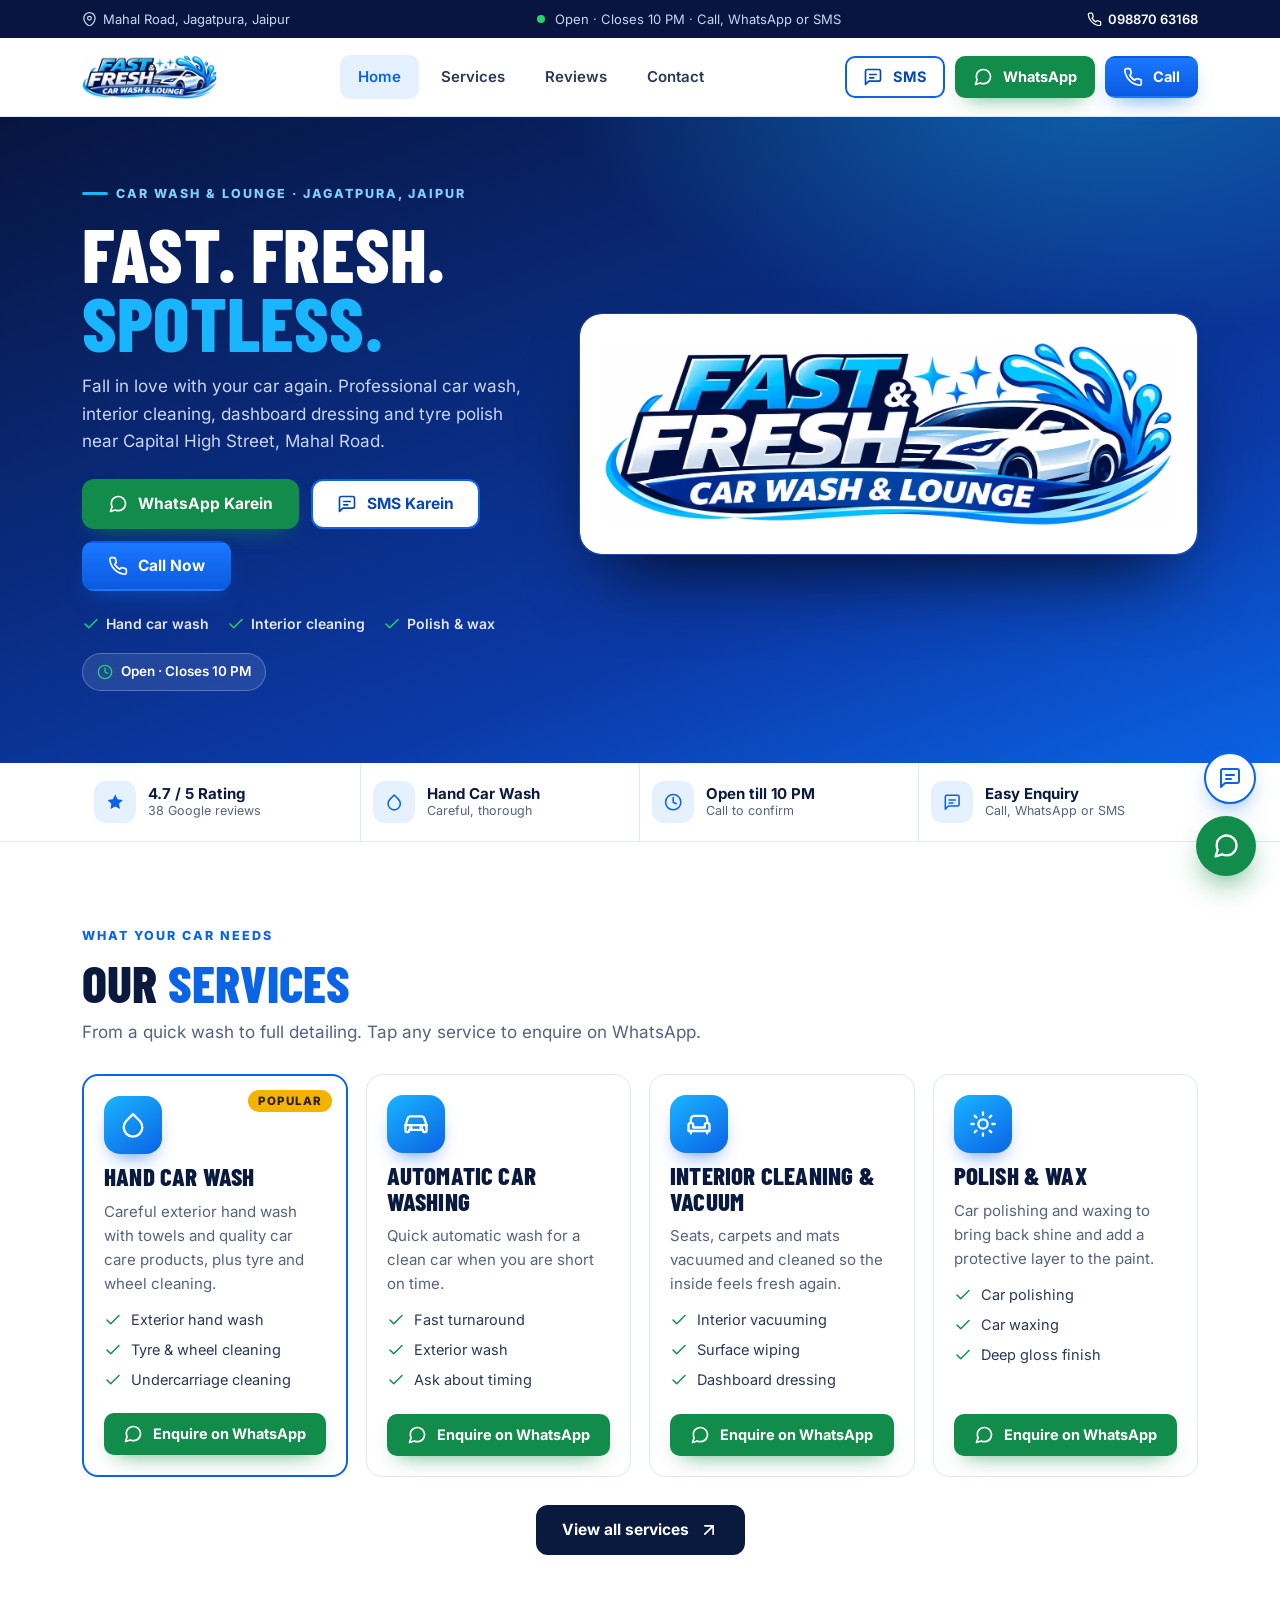
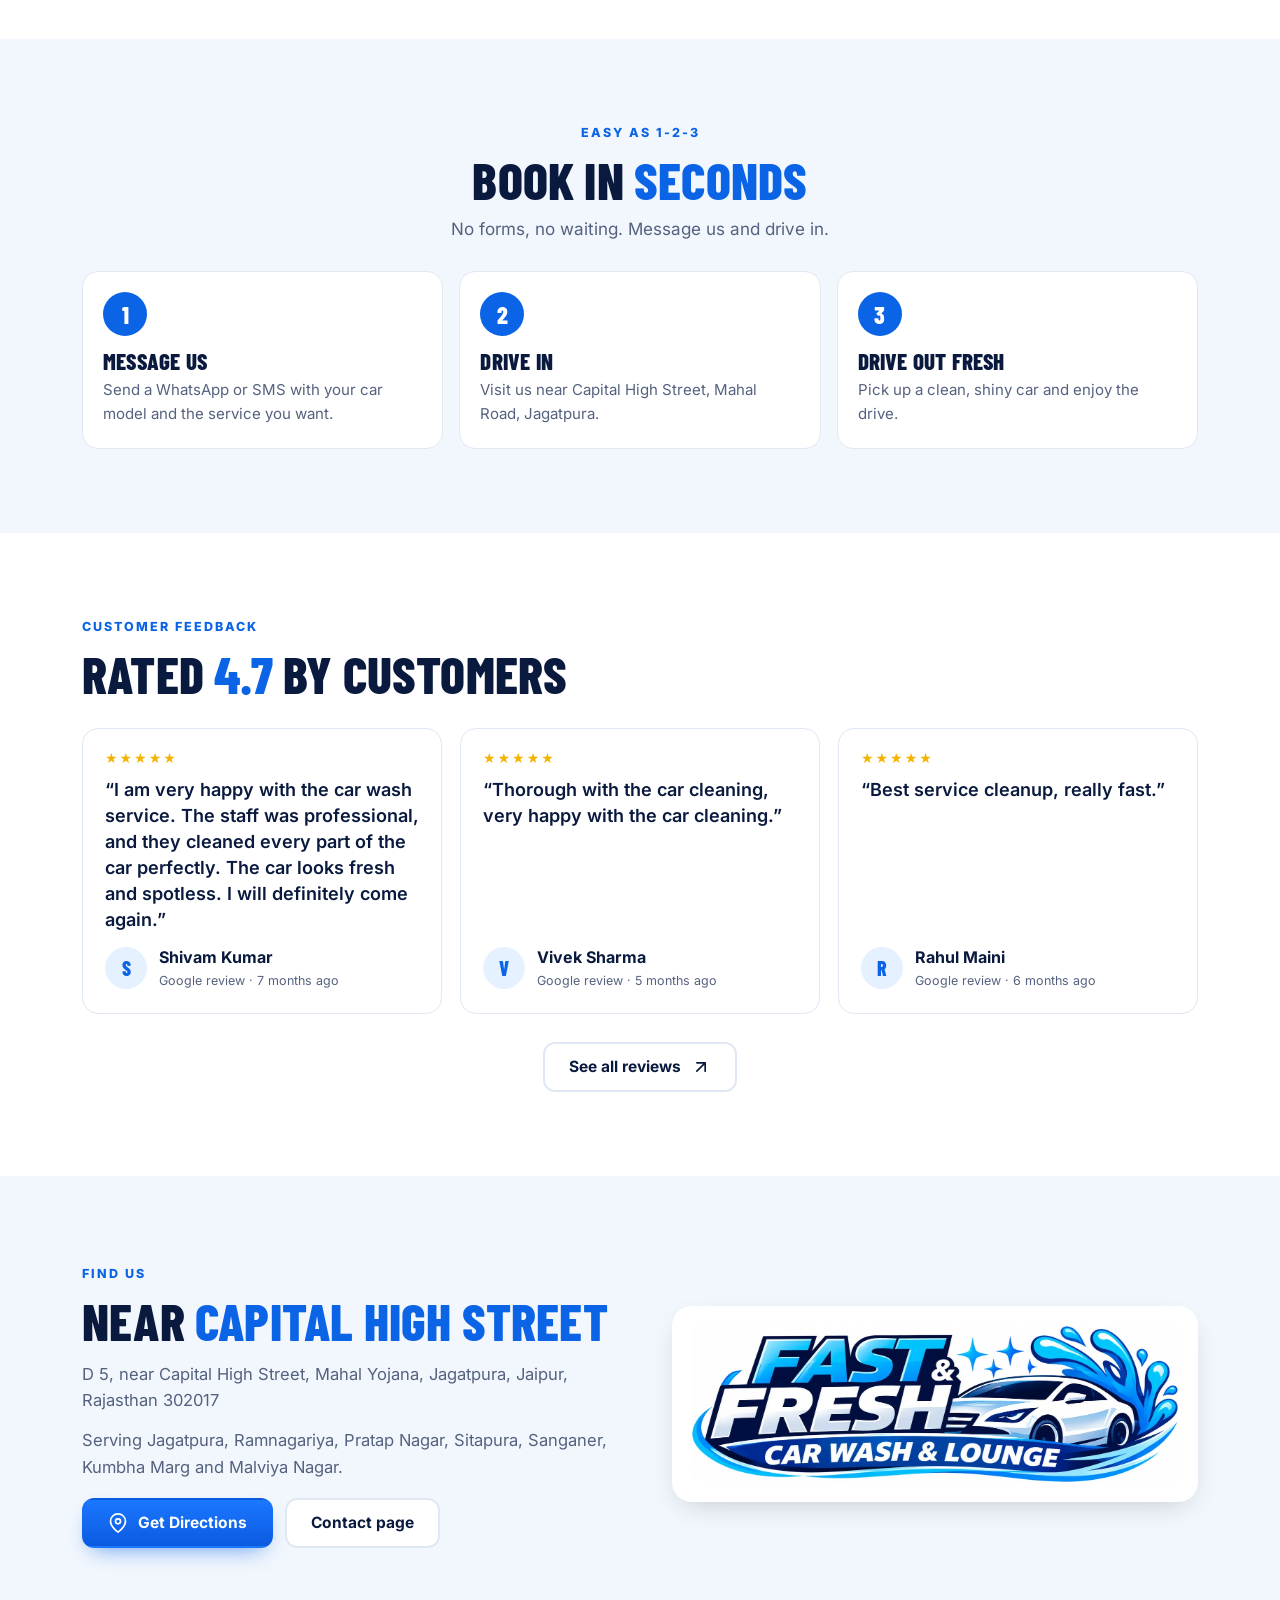
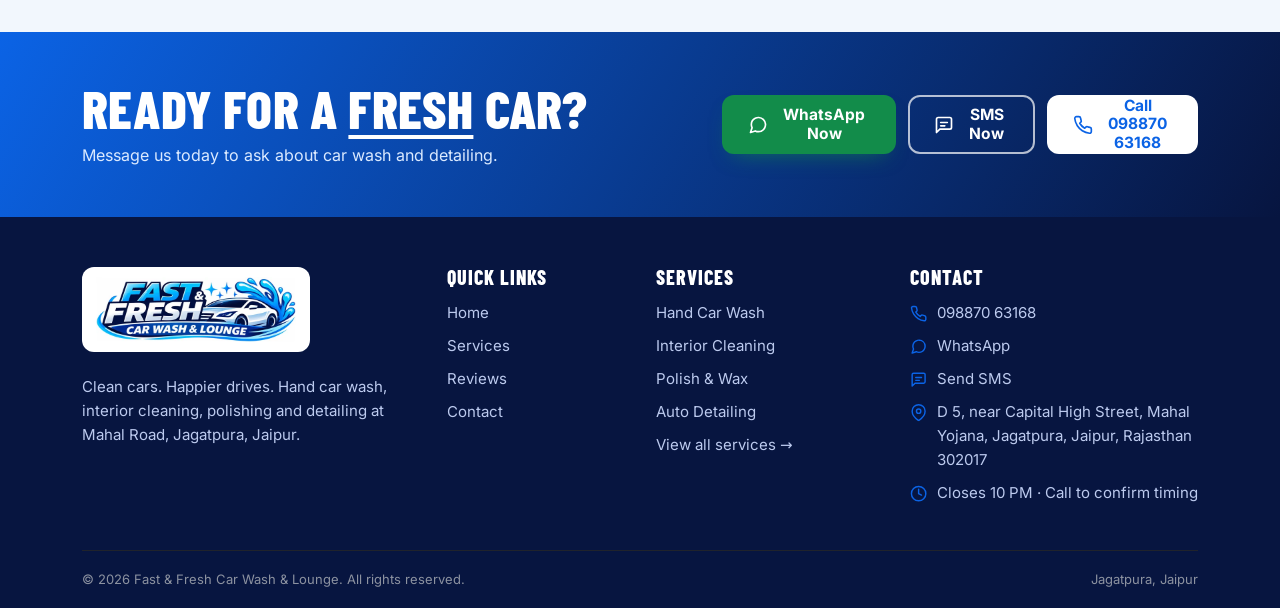
<file: index.html>
<!doctype html>
<html lang="en">
<head>
<meta charset="utf-8">
<meta name="viewport" content="width=device-width,initial-scale=1,viewport-fit=cover">
<title>Fast & Fresh Car Wash & Lounge | Car Wash in Jagatpura, Jaipur</title>
<meta name="description" content="Fast & Fresh Car Wash & Lounge, Mahal Road, Jagatpura, Jaipur. Hand car wash, interior cleaning, polishing, waxing and detailing. Rated 4.7 on Google. Call, WhatsApp or SMS.">
<meta name="theme-color" content="#0b63e5">
<meta property="og:type" content="website">
<meta property="og:site_name" content="Fast &amp; Fresh Car Wash &amp; Lounge">
<meta property="og:title" content="Fast & Fresh Car Wash & Lounge | Car Wash in Jagatpura, Jaipur">
<meta property="og:description" content="Fast & Fresh Car Wash & Lounge, Mahal Road, Jagatpura, Jaipur. Hand car wash, interior cleaning, polishing, waxing and detailing. Rated 4.7 on Google. Call, WhatsApp or SMS.">
<meta property="og:image" content="assets/img/og-image.jpg">
<meta name="twitter:card" content="summary_large_image">
<link rel="icon" href="favicon.ico" sizes="any">
<link rel="icon" type="image/png" href="assets/img/favicon.png">
<link rel="apple-touch-icon" href="assets/img/apple-touch-icon.png">
<link rel="manifest" href="manifest.webmanifest">
<link rel="preload" href="assets/fonts/inter-latin-wght-normal.woff2" as="font" type="font/woff2" crossorigin>
<link rel="preload" href="assets/fonts/barlow-condensed-latin-800-normal.woff2" as="font" type="font/woff2" crossorigin>
<link rel="stylesheet" href="css/style.css">
<script type="application/ld+json">
{
 "@context": "https://schema.org",
 "@type": "AutoWash",
 "name": "Fast & Fresh Car Wash & Lounge",
 "description": "Hand car wash, interior cleaning, polishing, waxing and detailing in Jagatpura, Jaipur.",
 "image": "assets/img/og-image.jpg",
 "telephone": "+919887063168",
 "address": {
  "@type": "PostalAddress",
  "streetAddress": "D 5, near Capital High Street, Mahal Yojana, Jagatpura",
  "addressLocality": "Jaipur",
  "addressRegion": "Rajasthan",
  "postalCode": "302017",
  "addressCountry": "IN"
 },
 "aggregateRating": {"@type": "AggregateRating", "ratingValue": "4.7", "reviewCount": "38", "bestRating": "5"},
 "openingHoursSpecification": {"@type": "OpeningHoursSpecification", "closes": "22:00"},
 "areaServed": "Jaipur"
}
</script>
<script defer src="js/main.js"></script>
</head>
<body>
<svg width="0" height="0" style="position:absolute" aria-hidden="true" focusable="false"><defs>
<symbol id="i-phone" viewBox="0 0 24 24"><path d="M22 16.92v3a2 2 0 0 1-2.18 2 19.79 19.79 0 0 1-8.63-3.07 19.5 19.5 0 0 1-6-6 19.79 19.79 0 0 1-3.07-8.67A2 2 0 0 1 4.11 2h3a2 2 0 0 1 2 1.72c.13.96.36 1.9.7 2.81a2 2 0 0 1-.45 2.11L8.09 9.91a16 16 0 0 0 6 6l1.27-1.27a2 2 0 0 1 2.11-.45c.91.34 1.85.57 2.81.7A2 2 0 0 1 22 16.92z"/></symbol>
<symbol id="i-wa" viewBox="0 0 24 24"><path d="M21 11.5a8.38 8.38 0 0 1-.9 3.8 8.5 8.5 0 0 1-7.6 4.7 8.38 8.38 0 0 1-3.8-.9L3 21l1.9-5.7a8.38 8.38 0 0 1-.9-3.8 8.5 8.5 0 0 1 4.7-7.6 8.38 8.38 0 0 1 3.8-.9h.5a8.48 8.48 0 0 1 8 8v.5z"/></symbol>
<symbol id="i-sms" viewBox="0 0 24 24"><path d="M21 15a2 2 0 0 1-2 2H7l-4 4V5a2 2 0 0 1 2-2h14a2 2 0 0 1 2 2z"/><path d="M8 9h8M8 13h5"/></symbol>
<symbol id="i-pin" viewBox="0 0 24 24"><path d="M21 10c0 7-9 13-9 13s-9-6-9-13a9 9 0 0 1 18 0z"/><circle cx="12" cy="10" r="3"/></symbol>
<symbol id="i-clock" viewBox="0 0 24 24"><circle cx="12" cy="12" r="10"/><path d="M12 6v6l4 2"/></symbol>
<symbol id="i-star" viewBox="0 0 24 24"><path d="M12 2l3.09 6.26L22 9.27l-5 4.87 1.18 6.88L12 17.77l-6.18 3.25L7 14.14 2 9.27l6.91-1.01z"/></symbol>
<symbol id="i-check" viewBox="0 0 24 24"><path d="M20 6L9 17l-5-5"/></symbol>
<symbol id="i-arrow" viewBox="0 0 24 24"><path d="M7 17L17 7M7 7h10v10"/></symbol>
<symbol id="i-menu" viewBox="0 0 24 24"><path d="M3 6h18M3 12h18M3 18h18"/></symbol>
<symbol id="i-close" viewBox="0 0 24 24"><path d="M18 6L6 18M6 6l12 12"/></symbol>
<symbol id="i-drop" viewBox="0 0 24 24"><path d="M12 2.69l5.66 5.66a8 8 0 1 1-11.31 0z"/></symbol>
<symbol id="i-shield" viewBox="0 0 24 24"><path d="M12 22s8-4 8-10V5l-8-3-8 3v7c0 6 8 10 8 10z"/><path d="M9 12l2 2 4-4"/></symbol>
<symbol id="i-spark" viewBox="0 0 24 24"><path d="M12 3l1.9 5.1L19 10l-5.1 1.9L12 17l-1.9-5.1L5 10l5.1-1.9z"/><path d="M19 16l.8 2.2L22 19l-2.2.8L19 22l-.8-2.2L16 19l2.2-.8z"/></symbol>
<symbol id="i-car" viewBox="0 0 24 24"><path d="M3 13l2-6a2 2 0 0 1 2-1.5h10A2 2 0 0 1 19 7l2 6v5a1 1 0 0 1-1 1h-1a1 1 0 0 1-1-1v-1H6v1a1 1 0 0 1-1 1H4a1 1 0 0 1-1-1z"/><path d="M3 13h18"/><circle cx="7.5" cy="15.2" r=".6"/><circle cx="16.5" cy="15.2" r=".6"/></symbol>
<symbol id="i-sun" viewBox="0 0 24 24"><circle cx="12" cy="12" r="4"/><path d="M12 2v2M12 20v2M4.9 4.9l1.4 1.4M17.7 17.7l1.4 1.4M2 12h2M20 12h2M4.9 19.1l1.4-1.4M17.7 6.3l1.4-1.4"/></symbol>
<symbol id="i-wind" viewBox="0 0 24 24"><path d="M9.59 4.59A2 2 0 1 1 11 8H2m10.59 11.41A2 2 0 1 0 14 16H2m15.73-8.27A2.5 2.5 0 1 1 19.5 12H2"/></symbol>
<symbol id="i-window" viewBox="0 0 24 24"><rect x="3" y="3" width="18" height="18" rx="2"/><path d="M3 12h18M12 3v18"/></symbol>
<symbol id="i-tyre" viewBox="0 0 24 24"><circle cx="12" cy="12" r="10"/><circle cx="12" cy="12" r="3"/><path d="M12 2v7M12 15v7M2 12h7M15 12h7"/></symbol>
<symbol id="i-sofa" viewBox="0 0 24 24"><path d="M5 11V8a3 3 0 0 1 3-3h8a3 3 0 0 1 3 3v3"/><path d="M3 13a2 2 0 0 1 4 0v2h10v-2a2 2 0 0 1 4 0v5H3z"/><path d="M5 18v2M19 18v2"/></symbol>
<symbol id="i-layers" viewBox="0 0 24 24"><path d="M12 2l10 5-10 5L2 7z"/><path d="M2 12l10 5 10-5M2 17l10 5 10-5"/></symbol>
</defs></svg>
<a class="skip" href="#main">Skip to content</a>
<div class="topstrip"><div class="container">
<span class="ts-loc"><svg class="ico " aria-hidden="true"><use href="#i-pin"/></svg> Mahal Road, Jagatpura, Jaipur</span>
<span class="ts-r"><i class="dot"></i>&nbsp;Open · Closes 10 PM · Call, WhatsApp or SMS</span>
<a href="tel:+919887063168"><svg class="ico " aria-hidden="true"><use href="#i-phone"/></svg> 098870 63168</a>
</div></div>
<header class="site-header"><div class="container head-in">
<a class="brand" href="index.html" aria-label="Fast &amp; Fresh Car Wash &amp; Lounge – Home"><img src="assets/img/logo-600.webp" width="600" height="196" alt="Fast &amp; Fresh Car Wash &amp; Lounge"></a>
<nav class="nav" aria-label="Main"><a href="index.html" aria-current="page">Home</a><a href="services.html">Services</a><a href="reviews.html">Reviews</a><a href="contact.html">Contact</a></nav>
<div class="head-cta"><a class="btn btn-sms btn-sm" data-sms="Hello Fast &amp; Fresh Car Wash, I want to book a car wash. Please share rates and timing." href="sms:+919887063168?body=Hello%20Fast%20%26%20Fresh%20Car%20Wash%2C%20I%20want%20to%20book%20a%20car%20wash.%20Please%20share%20rates%20and%20timing."><svg class="ico " aria-hidden="true"><use href="#i-sms"/></svg> SMS</a><a class="btn btn-green btn-sm" data-wa="Hello Fast &amp; Fresh Car Wash, I want to book a car wash. Please share rates and timing." href="https://wa.me/919887063168?text=Hello%20Fast%20%26%20Fresh%20Car%20Wash%2C%20I%20want%20to%20book%20a%20car%20wash.%20Please%20share%20rates%20and%20timing." target="_blank" rel="noopener"><svg class="ico " aria-hidden="true"><use href="#i-wa"/></svg> WhatsApp</a><a class="btn btn-red btn-sm" href="tel:+919887063168"><svg class="ico " aria-hidden="true"><use href="#i-phone"/></svg> Call</a></div>
<button class="menu-btn" type="button" aria-label="Open menu" aria-expanded="false" aria-controls="mobile-nav"><svg class="ico i-menu" aria-hidden="true"><use href="#i-menu"/></svg><svg class="ico i-close" aria-hidden="true"><use href="#i-close"/></svg></button>
</div></header>
<nav class="mobile-nav" id="mobile-nav" aria-label="Mobile"><a class="nl" href="index.html" aria-current="page">Home<svg class="ico " aria-hidden="true"><use href="#i-arrow"/></svg></a><a class="nl" href="services.html">Services<svg class="ico " aria-hidden="true"><use href="#i-arrow"/></svg></a><a class="nl" href="reviews.html">Reviews<svg class="ico " aria-hidden="true"><use href="#i-arrow"/></svg></a><a class="nl" href="contact.html">Contact<svg class="ico " aria-hidden="true"><use href="#i-arrow"/></svg></a>
<div class="mn-cta"><a class="btn btn-green" data-wa="Hello Fast &amp; Fresh Car Wash, I want to book a car wash. Please share rates and timing." href="https://wa.me/919887063168?text=Hello%20Fast%20%26%20Fresh%20Car%20Wash%2C%20I%20want%20to%20book%20a%20car%20wash.%20Please%20share%20rates%20and%20timing." target="_blank" rel="noopener"><svg class="ico " aria-hidden="true"><use href="#i-wa"/></svg> WhatsApp Karein</a><a class="btn btn-sms" data-sms="Hello Fast &amp; Fresh Car Wash, I want to book a car wash. Please share rates and timing." href="sms:+919887063168?body=Hello%20Fast%20%26%20Fresh%20Car%20Wash%2C%20I%20want%20to%20book%20a%20car%20wash.%20Please%20share%20rates%20and%20timing."><svg class="ico " aria-hidden="true"><use href="#i-sms"/></svg> SMS Karein</a><a class="btn btn-red" href="tel:+919887063168"><svg class="ico " aria-hidden="true"><use href="#i-phone"/></svg> Call 098870 63168</a></div></nav>
<main id="main">
<section class="hero"><div class="container hero-in">
<div class="hero-copy">
<span class="eyebrow">Car wash &amp; lounge · Jagatpura, Jaipur</span>
<h1>Fast. Fresh. <em>Spotless.</em></h1>
<p class="lead">Fall in love with your car again. Professional car wash, interior cleaning, dashboard dressing and tyre polish near Capital High Street, Mahal Road.</p>
<div class="hero-cta"><a class="btn btn-green" data-wa="Hello Fast &amp; Fresh Car Wash, I want to book a car wash. Please share rates and timing." href="https://wa.me/919887063168?text=Hello%20Fast%20%26%20Fresh%20Car%20Wash%2C%20I%20want%20to%20book%20a%20car%20wash.%20Please%20share%20rates%20and%20timing." target="_blank" rel="noopener"><svg class="ico " aria-hidden="true"><use href="#i-wa"/></svg> WhatsApp Karein</a><a class="btn btn-sms" data-sms="Hello Fast &amp; Fresh Car Wash, I want to book a car wash. Please share rates and timing." href="sms:+919887063168?body=Hello%20Fast%20%26%20Fresh%20Car%20Wash%2C%20I%20want%20to%20book%20a%20car%20wash.%20Please%20share%20rates%20and%20timing."><svg class="ico " aria-hidden="true"><use href="#i-sms"/></svg> SMS Karein</a><a class="btn btn-red" href="tel:+919887063168"><svg class="ico " aria-hidden="true"><use href="#i-phone"/></svg> Call Now</a></div>
<div class="hero-tags"><span><svg class="ico " aria-hidden="true"><use href="#i-check"/></svg> Hand car wash</span><span><svg class="ico " aria-hidden="true"><use href="#i-check"/></svg> Interior cleaning</span><span><svg class="ico " aria-hidden="true"><use href="#i-check"/></svg> Polish &amp; wax</span></div>
<div class="hours-pill"><svg class="ico " aria-hidden="true"><use href="#i-clock"/></svg> Open · Closes 10 PM</div>
</div>
<div class="hero-media"><div class="hero-logo"><img src="assets/img/logo.webp" width="1400" height="457" alt="Fast &amp; Fresh Car Wash &amp; Lounge logo" fetchpriority="high"></div></div>
</div></section>
<section class="trust"><div class="container trust-grid">
<div class="trust-item"><span class="ti"><svg class="ico fill" aria-hidden="true"><use href="#i-star"/></svg></span><span><b>4.7 / 5 Rating</b><small>38 Google reviews</small></span></div>
<div class="trust-item"><span class="ti"><svg class="ico " aria-hidden="true"><use href="#i-drop"/></svg></span><span><b>Hand Car Wash</b><small>Careful, thorough</small></span></div>
<div class="trust-item"><span class="ti"><svg class="ico " aria-hidden="true"><use href="#i-clock"/></svg></span><span><b>Open till 10 PM</b><small>Call to confirm</small></span></div>
<div class="trust-item"><span class="ti"><svg class="ico " aria-hidden="true"><use href="#i-sms"/></svg></span><span><b>Easy Enquiry</b><small>Call, WhatsApp or SMS</small></span></div>
</div></section>
<section class="section"><div class="container">
<div class="sec-head rv"><span class="kicker">What your car needs</span><h2>Our <em>Services</em></h2><p>From a quick wash to full detailing. Tap any service to enquire on WhatsApp.</p></div>
<div class="grid c4"><article class="svc rv feature" id="hand-wash"><span class="tag">POPULAR</span><div class="ic-tile"><svg class="ico " aria-hidden="true"><use href="#i-drop"/></svg></div><h3>Hand Car Wash</h3><p>Careful exterior hand wash with towels and quality car care products, plus tyre and wheel cleaning.</p><ul class="ticks"><li><svg class="ico " aria-hidden="true"><use href="#i-check"/></svg>Exterior hand wash</li><li><svg class="ico " aria-hidden="true"><use href="#i-check"/></svg>Tyre & wheel cleaning</li><li><svg class="ico " aria-hidden="true"><use href="#i-check"/></svg>Undercarriage cleaning</li></ul>
<div class="go"><a class="btn btn-green btn-sm btn-block" data-wa="Hello Fast &amp; Fresh Car Wash, I want to know about Hand Car Wash. Please share rates and timing." href="https://wa.me/919887063168?text=Hello%20Fast%20%26%20Fresh%20Car%20Wash%2C%20I%20want%20to%20know%20about%20Hand%20Car%20Wash.%20Please%20share%20rates%20and%20timing." target="_blank" rel="noopener"><svg class="ico " aria-hidden="true"><use href="#i-wa"/></svg> Enquire on WhatsApp</a></div></article><article class="svc rv" id="auto-wash"><div class="ic-tile"><svg class="ico " aria-hidden="true"><use href="#i-car"/></svg></div><h3>Automatic Car Washing</h3><p>Quick automatic wash for a clean car when you are short on time.</p><ul class="ticks"><li><svg class="ico " aria-hidden="true"><use href="#i-check"/></svg>Fast turnaround</li><li><svg class="ico " aria-hidden="true"><use href="#i-check"/></svg>Exterior wash</li><li><svg class="ico " aria-hidden="true"><use href="#i-check"/></svg>Ask about timing</li></ul>
<div class="go"><a class="btn btn-green btn-sm btn-block" data-wa="Hello Fast &amp; Fresh Car Wash, I want to know about Automatic Car Washing. Please share rates and timing." href="https://wa.me/919887063168?text=Hello%20Fast%20%26%20Fresh%20Car%20Wash%2C%20I%20want%20to%20know%20about%20Automatic%20Car%20Washing.%20Please%20share%20rates%20and%20timing." target="_blank" rel="noopener"><svg class="ico " aria-hidden="true"><use href="#i-wa"/></svg> Enquire on WhatsApp</a></div></article><article class="svc rv" id="interior"><div class="ic-tile"><svg class="ico " aria-hidden="true"><use href="#i-sofa"/></svg></div><h3>Interior Cleaning & Vacuum</h3><p>Seats, carpets and mats vacuumed and cleaned so the inside feels fresh again.</p><ul class="ticks"><li><svg class="ico " aria-hidden="true"><use href="#i-check"/></svg>Interior vacuuming</li><li><svg class="ico " aria-hidden="true"><use href="#i-check"/></svg>Surface wiping</li><li><svg class="ico " aria-hidden="true"><use href="#i-check"/></svg>Dashboard dressing</li></ul>
<div class="go"><a class="btn btn-green btn-sm btn-block" data-wa="Hello Fast &amp; Fresh Car Wash, I want to know about Interior Cleaning &amp; Vacuum. Please share rates and timing." href="https://wa.me/919887063168?text=Hello%20Fast%20%26%20Fresh%20Car%20Wash%2C%20I%20want%20to%20know%20about%20Interior%20Cleaning%20%26%20Vacuum.%20Please%20share%20rates%20and%20timing." target="_blank" rel="noopener"><svg class="ico " aria-hidden="true"><use href="#i-wa"/></svg> Enquire on WhatsApp</a></div></article><article class="svc rv" id="polish-wax"><div class="ic-tile"><svg class="ico " aria-hidden="true"><use href="#i-sun"/></svg></div><h3>Polish & Wax</h3><p>Car polishing and waxing to bring back shine and add a protective layer to the paint.</p><ul class="ticks"><li><svg class="ico " aria-hidden="true"><use href="#i-check"/></svg>Car polishing</li><li><svg class="ico " aria-hidden="true"><use href="#i-check"/></svg>Car waxing</li><li><svg class="ico " aria-hidden="true"><use href="#i-check"/></svg>Deep gloss finish</li></ul>
<div class="go"><a class="btn btn-green btn-sm btn-block" data-wa="Hello Fast &amp; Fresh Car Wash, I want to know about Polish &amp; Wax. Please share rates and timing." href="https://wa.me/919887063168?text=Hello%20Fast%20%26%20Fresh%20Car%20Wash%2C%20I%20want%20to%20know%20about%20Polish%20%26%20Wax.%20Please%20share%20rates%20and%20timing." target="_blank" rel="noopener"><svg class="ico " aria-hidden="true"><use href="#i-wa"/></svg> Enquire on WhatsApp</a></div></article></div>
<div class="sec-foot"><a class="btn btn-dark" href="services.html">View all services <svg class="ico " aria-hidden="true"><use href="#i-arrow"/></svg></a></div>
</div></section>
<section class="section alt"><div class="container">
<div class="sec-head center rv"><span class="kicker">Easy as 1-2-3</span><h2>Book in <em>seconds</em></h2><p>No forms, no waiting. Message us and drive in.</p></div>
<div class="steps">
<div class="step rv"><h3>Message us</h3><p>Send a WhatsApp or SMS with your car model and the service you want.</p></div>
<div class="step rv"><h3>Drive in</h3><p>Visit us near Capital High Street, Mahal Road, Jagatpura.</p></div>
<div class="step rv"><h3>Drive out fresh</h3><p>Pick up a clean, shiny car and enjoy the drive.</p></div>
</div></div></section>
<section class="section"><div class="container">
<div class="sec-head rv"><span class="kicker">Customer feedback</span><h2>Rated <em>4.7</em> by customers</h2></div>
<div class="grid c3"><article class="review rv"><span class="stars">★★★★★</span><p class="q">“I am very happy with the car wash service. The staff was professional, and they cleaned every part of the car perfectly. The car looks fresh and spotless. I will definitely come again.”</p><div class="who"><span class="avatar">S</span><span><b>Shivam Kumar</b><small>Google review · 7 months ago</small></span></div></article><article class="review rv"><span class="stars">★★★★★</span><p class="q">“Thorough with the car cleaning, very happy with the car cleaning.”</p><div class="who"><span class="avatar">V</span><span><b>Vivek Sharma</b><small>Google review · 5 months ago</small></span></div></article><article class="review rv"><span class="stars">★★★★★</span><p class="q">“Best service cleanup, really fast.”</p><div class="who"><span class="avatar">R</span><span><b>Rahul Maini</b><small>Google review · 6 months ago</small></span></div></article></div>
<div class="sec-foot"><a class="btn btn-line" href="reviews.html">See all reviews <svg class="ico " aria-hidden="true"><use href="#i-arrow"/></svg></a></div>
</div></section>
<section class="section alt"><div class="container split">
<div class="rv"><span class="kicker">Find us</span><h2 style="font-size:clamp(34px,8vw,52px);margin:8px 0 14px">Near <em style="font-style:normal;color:var(--red)">Capital High Street</em></h2>
<p style="color:var(--muted);margin-bottom:14px">D 5, near Capital High Street, Mahal Yojana, Jagatpura, Jaipur, Rajasthan 302017</p>
<p style="color:var(--muted);margin-bottom:18px">Serving Jagatpura, Ramnagariya, Pratap Nagar, Sitapura, Sanganer, Kumbha Marg and Malviya Nagar.</p>
<div style="display:flex;flex-wrap:wrap;gap:12px"><a class="btn btn-red" href="https://maps.app.goo.gl/WRsxhTrTd2buq5QJ6" target="_blank" rel="noopener"><svg class="ico " aria-hidden="true"><use href="#i-pin"/></svg> Get Directions</a><a class="btn btn-line" href="contact.html">Contact page</a></div></div>
<div class="split-img rv" style="background:#fff;padding:18px"><img src="assets/img/logo.webp" width="1400" height="457" alt="Fast &amp; Fresh Car Wash &amp; Lounge" loading="lazy" style="aspect-ratio:1400/457;object-fit:contain"></div>
</div></section>
<section class="cta-band"><div class="container cta-in">
<div><h2>Ready for a <em>fresh</em> car?</h2><p>Message us today to ask about car wash and detailing.</p></div>
<div class="cta-btns"><a class="btn btn-green" data-wa="Hello Fast &amp; Fresh Car Wash, I want to book a car wash. Please share rates and timing." href="https://wa.me/919887063168?text=Hello%20Fast%20%26%20Fresh%20Car%20Wash%2C%20I%20want%20to%20book%20a%20car%20wash.%20Please%20share%20rates%20and%20timing." target="_blank" rel="noopener"><svg class="ico " aria-hidden="true"><use href="#i-wa"/></svg> WhatsApp Now</a><a class="btn btn-sms" data-sms="Hello Fast &amp; Fresh Car Wash, I want to book a car wash. Please share rates and timing." href="sms:+919887063168?body=Hello%20Fast%20%26%20Fresh%20Car%20Wash%2C%20I%20want%20to%20book%20a%20car%20wash.%20Please%20share%20rates%20and%20timing."><svg class="ico " aria-hidden="true"><use href="#i-sms"/></svg> SMS Now</a><a class="btn btn-red" href="tel:+919887063168"><svg class="ico " aria-hidden="true"><use href="#i-phone"/></svg> Call 098870 63168</a></div>
</div></section>
</main>
<footer class="site-footer"><div class="container">
<div class="f-grid">
<div class="f-brand"><a class="f-logo" href="index.html"><img src="assets/img/logo-600.webp" width="600" height="196" alt="Fast &amp; Fresh Car Wash &amp; Lounge"></a>
<p>Clean cars. Happier drives. Hand car wash, interior cleaning, polishing and detailing at Mahal Road, Jagatpura, Jaipur.</p></div>
<div><h4>Quick Links</h4><ul><li><a href="index.html">Home</a></li><li><a href="services.html">Services</a></li><li><a href="reviews.html">Reviews</a></li><li><a href="contact.html">Contact</a></li></ul></div>
<div><h4>Services</h4><ul><li><a href="services.html#hand-wash">Hand Car Wash</a></li><li><a href="services.html#interior">Interior Cleaning</a></li><li><a href="services.html#polish-wax">Polish &amp; Wax</a></li><li><a href="services.html#detailing">Auto Detailing</a></li><li><a href="services.html">View all services →</a></li></ul></div>
<div><h4>Contact</h4><ul class="f-contact">
<li><svg class="ico " aria-hidden="true"><use href="#i-phone"/></svg><a href="tel:+919887063168">098870 63168</a></li>
<li><svg class="ico " aria-hidden="true"><use href="#i-wa"/></svg><a data-wa="Hello Fast &amp; Fresh Car Wash, I want to book a car wash. Please share rates and timing." href="https://wa.me/919887063168?text=Hello%20Fast%20%26%20Fresh%20Car%20Wash%2C%20I%20want%20to%20book%20a%20car%20wash.%20Please%20share%20rates%20and%20timing." target="_blank" rel="noopener">WhatsApp</a></li>
<li><svg class="ico " aria-hidden="true"><use href="#i-sms"/></svg><a data-sms="Hello Fast &amp; Fresh Car Wash, I want to book a car wash. Please share rates and timing." href="sms:+919887063168?body=Hello%20Fast%20%26%20Fresh%20Car%20Wash%2C%20I%20want%20to%20book%20a%20car%20wash.%20Please%20share%20rates%20and%20timing.">Send SMS</a></li>
<li><svg class="ico " aria-hidden="true"><use href="#i-pin"/></svg><a href="https://maps.app.goo.gl/WRsxhTrTd2buq5QJ6" target="_blank" rel="noopener">D 5, near Capital High Street, Mahal Yojana, Jagatpura, Jaipur, Rajasthan 302017</a></li>
<li><svg class="ico " aria-hidden="true"><use href="#i-clock"/></svg><span>Closes 10 PM · Call to confirm timing</span></li></ul></div>
</div>
<div class="f-bottom"><span>© <span id="year">2026</span> Fast &amp; Fresh Car Wash &amp; Lounge. All rights reserved.</span><span>Jagatpura, Jaipur</span></div>
</div></footer>
<nav class="bar" aria-label="Quick actions">
<a class="b-call" href="tel:+919887063168"><svg class="ico " aria-hidden="true"><use href="#i-phone"/></svg><span>Call</span></a>
<a class="b-wa" data-wa="Hello Fast &amp; Fresh Car Wash, I want to book a car wash. Please share rates and timing." href="https://wa.me/919887063168?text=Hello%20Fast%20%26%20Fresh%20Car%20Wash%2C%20I%20want%20to%20book%20a%20car%20wash.%20Please%20share%20rates%20and%20timing." target="_blank" rel="noopener"><svg class="ico " aria-hidden="true"><use href="#i-wa"/></svg><span>WhatsApp</span></a>
<a class="b-sms" data-sms="Hello Fast &amp; Fresh Car Wash, I want to book a car wash. Please share rates and timing." href="sms:+919887063168?body=Hello%20Fast%20%26%20Fresh%20Car%20Wash%2C%20I%20want%20to%20book%20a%20car%20wash.%20Please%20share%20rates%20and%20timing."><svg class="ico " aria-hidden="true"><use href="#i-sms"/></svg><span>SMS</span></a>
<a class="b-map" href="https://maps.app.goo.gl/WRsxhTrTd2buq5QJ6" target="_blank" rel="noopener"><svg class="ico " aria-hidden="true"><use href="#i-pin"/></svg><span>Directions</span></a>
</nav>
<a class="fab-sms" data-sms="Hello Fast &amp; Fresh Car Wash, I want to book a car wash. Please share rates and timing." href="sms:+919887063168?body=Hello%20Fast%20%26%20Fresh%20Car%20Wash%2C%20I%20want%20to%20book%20a%20car%20wash.%20Please%20share%20rates%20and%20timing." aria-label="Send SMS"><svg class="ico " aria-hidden="true"><use href="#i-sms"/></svg></a>
<a class="fab" data-wa="Hello Fast &amp; Fresh Car Wash, I want to book a car wash. Please share rates and timing." href="https://wa.me/919887063168?text=Hello%20Fast%20%26%20Fresh%20Car%20Wash%2C%20I%20want%20to%20book%20a%20car%20wash.%20Please%20share%20rates%20and%20timing." target="_blank" rel="noopener" aria-label="Chat on WhatsApp"><svg class="ico " aria-hidden="true"><use href="#i-wa"/></svg></a>
</body>
</html>
</file>
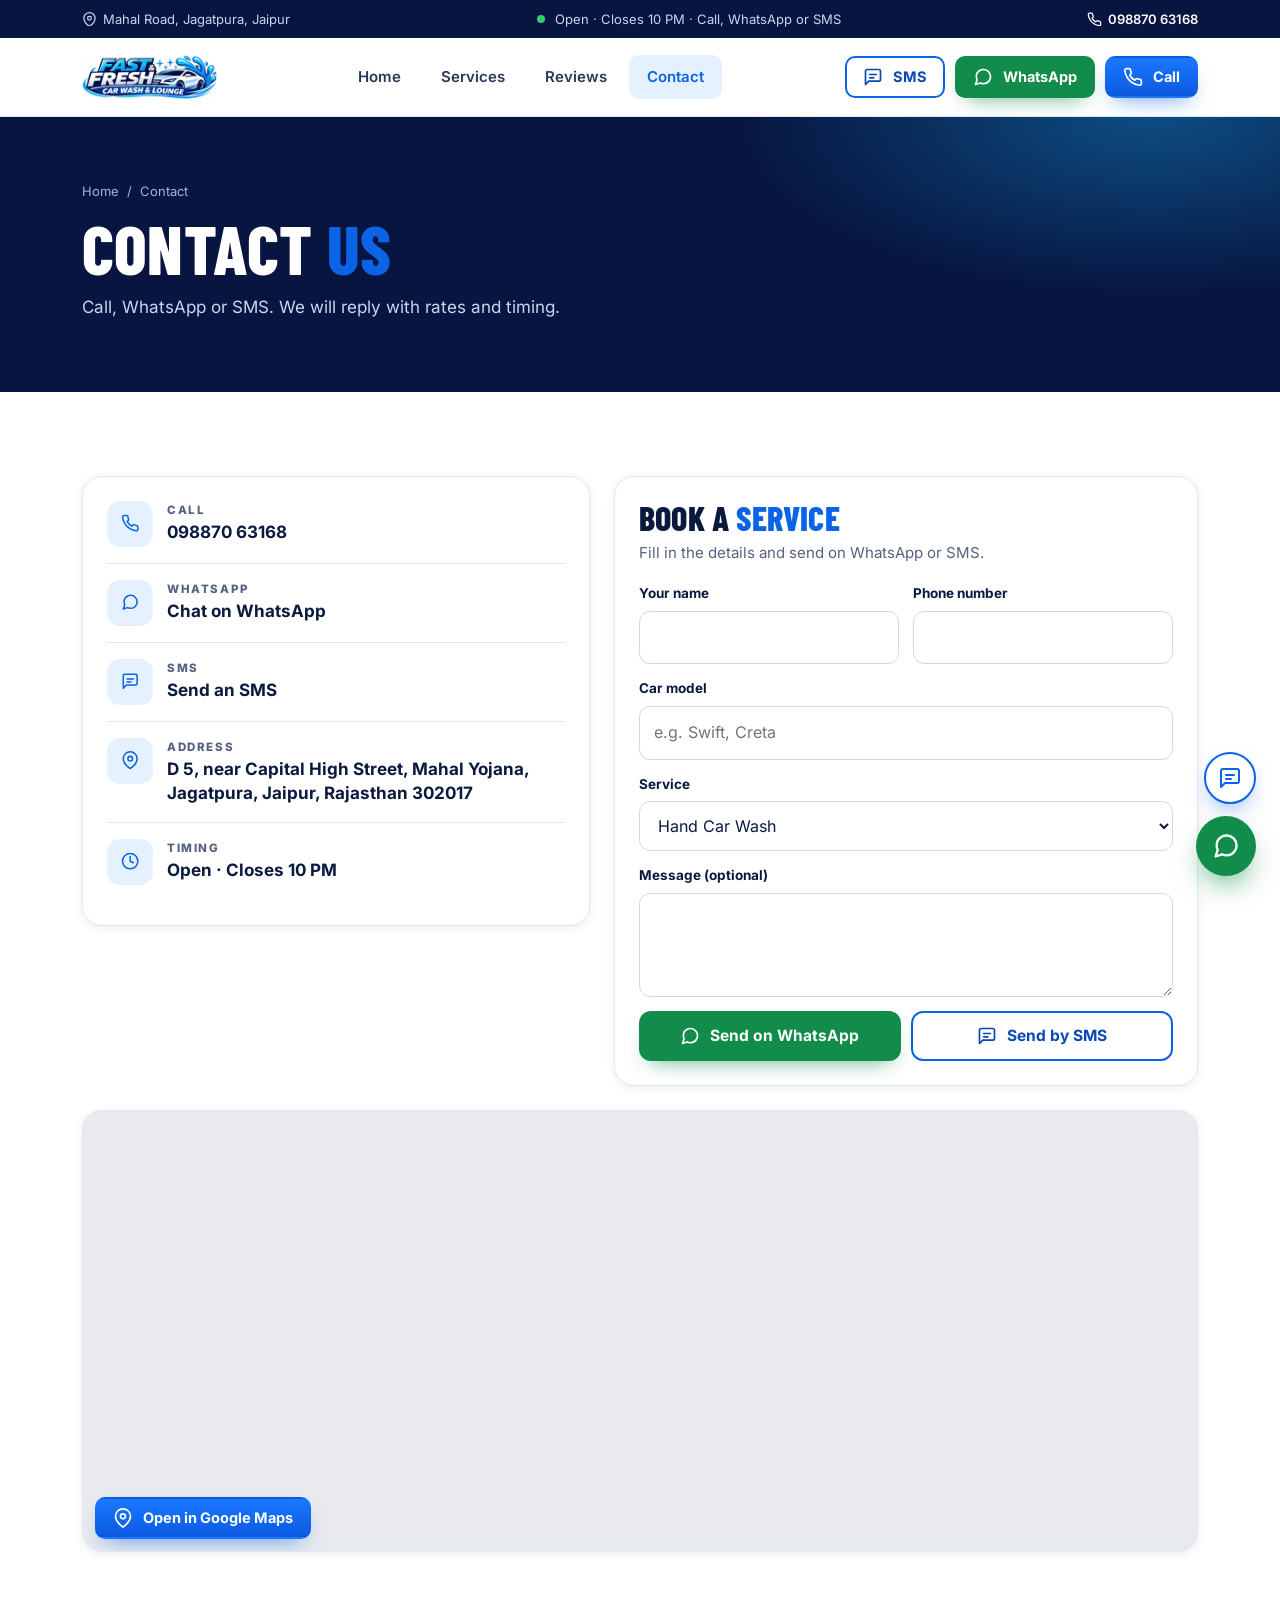
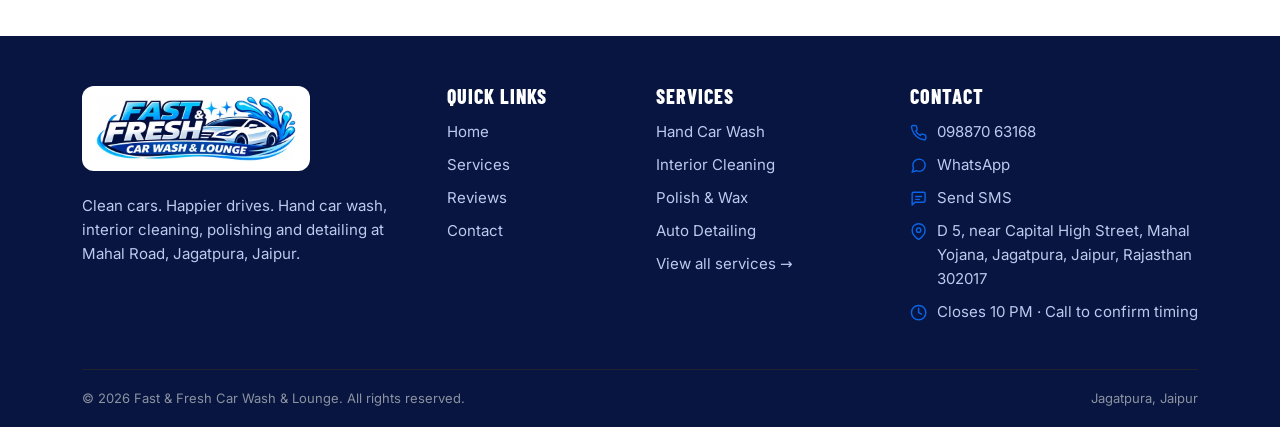
<file: contact.html>
<!doctype html>
<html lang="en">
<head>
<meta charset="utf-8">
<meta name="viewport" content="width=device-width,initial-scale=1,viewport-fit=cover">
<title>Contact & Directions | Fast & Fresh Car Wash, Jagatpura</title>
<meta name="description" content="Call, WhatsApp or SMS Fast & Fresh Car Wash & Lounge, D 5, near Capital High Street, Mahal Yojana, Jagatpura, Jaipur.">
<meta name="theme-color" content="#0b63e5">
<meta property="og:type" content="website">
<meta property="og:site_name" content="Fast &amp; Fresh Car Wash &amp; Lounge">
<meta property="og:title" content="Contact & Directions | Fast & Fresh Car Wash, Jagatpura">
<meta property="og:description" content="Call, WhatsApp or SMS Fast & Fresh Car Wash & Lounge, D 5, near Capital High Street, Mahal Yojana, Jagatpura, Jaipur.">
<meta property="og:image" content="assets/img/og-image.jpg">
<meta name="twitter:card" content="summary_large_image">
<link rel="icon" href="favicon.ico" sizes="any">
<link rel="icon" type="image/png" href="assets/img/favicon.png">
<link rel="apple-touch-icon" href="assets/img/apple-touch-icon.png">
<link rel="manifest" href="manifest.webmanifest">
<link rel="preload" href="assets/fonts/inter-latin-wght-normal.woff2" as="font" type="font/woff2" crossorigin>
<link rel="preload" href="assets/fonts/barlow-condensed-latin-800-normal.woff2" as="font" type="font/woff2" crossorigin>
<link rel="stylesheet" href="css/style.css">
<script defer src="js/main.js"></script>
</head>
<body>
<svg width="0" height="0" style="position:absolute" aria-hidden="true" focusable="false"><defs>
<symbol id="i-phone" viewBox="0 0 24 24"><path d="M22 16.92v3a2 2 0 0 1-2.18 2 19.79 19.79 0 0 1-8.63-3.07 19.5 19.5 0 0 1-6-6 19.79 19.79 0 0 1-3.07-8.67A2 2 0 0 1 4.11 2h3a2 2 0 0 1 2 1.72c.13.96.36 1.9.7 2.81a2 2 0 0 1-.45 2.11L8.09 9.91a16 16 0 0 0 6 6l1.27-1.27a2 2 0 0 1 2.11-.45c.91.34 1.85.57 2.81.7A2 2 0 0 1 22 16.92z"/></symbol>
<symbol id="i-wa" viewBox="0 0 24 24"><path d="M21 11.5a8.38 8.38 0 0 1-.9 3.8 8.5 8.5 0 0 1-7.6 4.7 8.38 8.38 0 0 1-3.8-.9L3 21l1.9-5.7a8.38 8.38 0 0 1-.9-3.8 8.5 8.5 0 0 1 4.7-7.6 8.38 8.38 0 0 1 3.8-.9h.5a8.48 8.48 0 0 1 8 8v.5z"/></symbol>
<symbol id="i-sms" viewBox="0 0 24 24"><path d="M21 15a2 2 0 0 1-2 2H7l-4 4V5a2 2 0 0 1 2-2h14a2 2 0 0 1 2 2z"/><path d="M8 9h8M8 13h5"/></symbol>
<symbol id="i-pin" viewBox="0 0 24 24"><path d="M21 10c0 7-9 13-9 13s-9-6-9-13a9 9 0 0 1 18 0z"/><circle cx="12" cy="10" r="3"/></symbol>
<symbol id="i-clock" viewBox="0 0 24 24"><circle cx="12" cy="12" r="10"/><path d="M12 6v6l4 2"/></symbol>
<symbol id="i-star" viewBox="0 0 24 24"><path d="M12 2l3.09 6.26L22 9.27l-5 4.87 1.18 6.88L12 17.77l-6.18 3.25L7 14.14 2 9.27l6.91-1.01z"/></symbol>
<symbol id="i-check" viewBox="0 0 24 24"><path d="M20 6L9 17l-5-5"/></symbol>
<symbol id="i-arrow" viewBox="0 0 24 24"><path d="M7 17L17 7M7 7h10v10"/></symbol>
<symbol id="i-menu" viewBox="0 0 24 24"><path d="M3 6h18M3 12h18M3 18h18"/></symbol>
<symbol id="i-close" viewBox="0 0 24 24"><path d="M18 6L6 18M6 6l12 12"/></symbol>
<symbol id="i-drop" viewBox="0 0 24 24"><path d="M12 2.69l5.66 5.66a8 8 0 1 1-11.31 0z"/></symbol>
<symbol id="i-shield" viewBox="0 0 24 24"><path d="M12 22s8-4 8-10V5l-8-3-8 3v7c0 6 8 10 8 10z"/><path d="M9 12l2 2 4-4"/></symbol>
<symbol id="i-spark" viewBox="0 0 24 24"><path d="M12 3l1.9 5.1L19 10l-5.1 1.9L12 17l-1.9-5.1L5 10l5.1-1.9z"/><path d="M19 16l.8 2.2L22 19l-2.2.8L19 22l-.8-2.2L16 19l2.2-.8z"/></symbol>
<symbol id="i-car" viewBox="0 0 24 24"><path d="M3 13l2-6a2 2 0 0 1 2-1.5h10A2 2 0 0 1 19 7l2 6v5a1 1 0 0 1-1 1h-1a1 1 0 0 1-1-1v-1H6v1a1 1 0 0 1-1 1H4a1 1 0 0 1-1-1z"/><path d="M3 13h18"/><circle cx="7.5" cy="15.2" r=".6"/><circle cx="16.5" cy="15.2" r=".6"/></symbol>
<symbol id="i-sun" viewBox="0 0 24 24"><circle cx="12" cy="12" r="4"/><path d="M12 2v2M12 20v2M4.9 4.9l1.4 1.4M17.7 17.7l1.4 1.4M2 12h2M20 12h2M4.9 19.1l1.4-1.4M17.7 6.3l1.4-1.4"/></symbol>
<symbol id="i-wind" viewBox="0 0 24 24"><path d="M9.59 4.59A2 2 0 1 1 11 8H2m10.59 11.41A2 2 0 1 0 14 16H2m15.73-8.27A2.5 2.5 0 1 1 19.5 12H2"/></symbol>
<symbol id="i-window" viewBox="0 0 24 24"><rect x="3" y="3" width="18" height="18" rx="2"/><path d="M3 12h18M12 3v18"/></symbol>
<symbol id="i-tyre" viewBox="0 0 24 24"><circle cx="12" cy="12" r="10"/><circle cx="12" cy="12" r="3"/><path d="M12 2v7M12 15v7M2 12h7M15 12h7"/></symbol>
<symbol id="i-sofa" viewBox="0 0 24 24"><path d="M5 11V8a3 3 0 0 1 3-3h8a3 3 0 0 1 3 3v3"/><path d="M3 13a2 2 0 0 1 4 0v2h10v-2a2 2 0 0 1 4 0v5H3z"/><path d="M5 18v2M19 18v2"/></symbol>
<symbol id="i-layers" viewBox="0 0 24 24"><path d="M12 2l10 5-10 5L2 7z"/><path d="M2 12l10 5 10-5M2 17l10 5 10-5"/></symbol>
</defs></svg>
<a class="skip" href="#main">Skip to content</a>
<div class="topstrip"><div class="container">
<span class="ts-loc"><svg class="ico " aria-hidden="true"><use href="#i-pin"/></svg> Mahal Road, Jagatpura, Jaipur</span>
<span class="ts-r"><i class="dot"></i>&nbsp;Open · Closes 10 PM · Call, WhatsApp or SMS</span>
<a href="tel:+919887063168"><svg class="ico " aria-hidden="true"><use href="#i-phone"/></svg> 098870 63168</a>
</div></div>
<header class="site-header"><div class="container head-in">
<a class="brand" href="index.html" aria-label="Fast &amp; Fresh Car Wash &amp; Lounge – Home"><img src="assets/img/logo-600.webp" width="600" height="196" alt="Fast &amp; Fresh Car Wash &amp; Lounge"></a>
<nav class="nav" aria-label="Main"><a href="index.html">Home</a><a href="services.html">Services</a><a href="reviews.html">Reviews</a><a href="contact.html" aria-current="page">Contact</a></nav>
<div class="head-cta"><a class="btn btn-sms btn-sm" data-sms="Hello Fast &amp; Fresh Car Wash, I want to book a car wash. Please share rates and timing." href="sms:+919887063168?body=Hello%20Fast%20%26%20Fresh%20Car%20Wash%2C%20I%20want%20to%20book%20a%20car%20wash.%20Please%20share%20rates%20and%20timing."><svg class="ico " aria-hidden="true"><use href="#i-sms"/></svg> SMS</a><a class="btn btn-green btn-sm" data-wa="Hello Fast &amp; Fresh Car Wash, I want to book a car wash. Please share rates and timing." href="https://wa.me/919887063168?text=Hello%20Fast%20%26%20Fresh%20Car%20Wash%2C%20I%20want%20to%20book%20a%20car%20wash.%20Please%20share%20rates%20and%20timing." target="_blank" rel="noopener"><svg class="ico " aria-hidden="true"><use href="#i-wa"/></svg> WhatsApp</a><a class="btn btn-red btn-sm" href="tel:+919887063168"><svg class="ico " aria-hidden="true"><use href="#i-phone"/></svg> Call</a></div>
<button class="menu-btn" type="button" aria-label="Open menu" aria-expanded="false" aria-controls="mobile-nav"><svg class="ico i-menu" aria-hidden="true"><use href="#i-menu"/></svg><svg class="ico i-close" aria-hidden="true"><use href="#i-close"/></svg></button>
</div></header>
<nav class="mobile-nav" id="mobile-nav" aria-label="Mobile"><a class="nl" href="index.html">Home<svg class="ico " aria-hidden="true"><use href="#i-arrow"/></svg></a><a class="nl" href="services.html">Services<svg class="ico " aria-hidden="true"><use href="#i-arrow"/></svg></a><a class="nl" href="reviews.html">Reviews<svg class="ico " aria-hidden="true"><use href="#i-arrow"/></svg></a><a class="nl" href="contact.html" aria-current="page">Contact<svg class="ico " aria-hidden="true"><use href="#i-arrow"/></svg></a>
<div class="mn-cta"><a class="btn btn-green" data-wa="Hello Fast &amp; Fresh Car Wash, I want to book a car wash. Please share rates and timing." href="https://wa.me/919887063168?text=Hello%20Fast%20%26%20Fresh%20Car%20Wash%2C%20I%20want%20to%20book%20a%20car%20wash.%20Please%20share%20rates%20and%20timing." target="_blank" rel="noopener"><svg class="ico " aria-hidden="true"><use href="#i-wa"/></svg> WhatsApp Karein</a><a class="btn btn-sms" data-sms="Hello Fast &amp; Fresh Car Wash, I want to book a car wash. Please share rates and timing." href="sms:+919887063168?body=Hello%20Fast%20%26%20Fresh%20Car%20Wash%2C%20I%20want%20to%20book%20a%20car%20wash.%20Please%20share%20rates%20and%20timing."><svg class="ico " aria-hidden="true"><use href="#i-sms"/></svg> SMS Karein</a><a class="btn btn-red" href="tel:+919887063168"><svg class="ico " aria-hidden="true"><use href="#i-phone"/></svg> Call 098870 63168</a></div></nav>
<main id="main">
<section class="page-hero"><div class="container">
<div class="crumbs"><a href="index.html">Home</a><span>/</span><span>Contact</span></div>
<h1>Contact <em>Us</em></h1><p>Call, WhatsApp or SMS. We will reply with rates and timing.</p></div></section>
<section class="section"><div class="container">
<div class="contact-grid">
<div class="info-card rv">
<div class="info-row"><span class="ii"><svg class="ico " aria-hidden="true"><use href="#i-phone"/></svg></span><div><small>Call</small><a class="v" href="tel:+919887063168">098870 63168</a></div></div>
<div class="info-row"><span class="ii"><svg class="ico " aria-hidden="true"><use href="#i-wa"/></svg></span><div><small>WhatsApp</small><a class="v" data-wa="Hello Fast &amp; Fresh Car Wash, I want to book a car wash. Please share rates and timing." href="https://wa.me/919887063168?text=Hello%20Fast%20%26%20Fresh%20Car%20Wash%2C%20I%20want%20to%20book%20a%20car%20wash.%20Please%20share%20rates%20and%20timing." target="_blank" rel="noopener">Chat on WhatsApp</a></div></div>
<div class="info-row"><span class="ii"><svg class="ico " aria-hidden="true"><use href="#i-sms"/></svg></span><div><small>SMS</small><a class="v" data-sms="Hello Fast &amp; Fresh Car Wash, I want to book a car wash. Please share rates and timing." href="sms:+919887063168?body=Hello%20Fast%20%26%20Fresh%20Car%20Wash%2C%20I%20want%20to%20book%20a%20car%20wash.%20Please%20share%20rates%20and%20timing.">Send an SMS</a></div></div>
<div class="info-row"><span class="ii"><svg class="ico " aria-hidden="true"><use href="#i-pin"/></svg></span><div><small>Address</small><a class="v" href="https://maps.app.goo.gl/WRsxhTrTd2buq5QJ6" target="_blank" rel="noopener">D 5, near Capital High Street, Mahal Yojana, Jagatpura, Jaipur, Rajasthan 302017</a></div></div>
<div class="info-row"><span class="ii"><svg class="ico " aria-hidden="true"><use href="#i-clock"/></svg></span><div><small>Timing</small><b>Open · Closes 10 PM</b></div></div>
</div>
<div class="form-card rv"><h2>Book a <em style="font-style:normal;color:var(--red)">Service</em></h2><p>Fill in the details and send on WhatsApp or SMS.</p>
<form id="enquiry-form" novalidate>
<div class="form-row"><div class="field"><label for="f-name">Your name</label><input id="f-name" name="name" required autocomplete="name"><span class="err">Please enter your name</span></div>
<div class="field"><label for="f-phone">Phone number</label><input id="f-phone" name="phone" type="tel" inputmode="tel" required autocomplete="tel"><span class="err">Enter a valid 10 digit number</span></div></div>
<div class="field"><label for="f-car">Car model</label><input id="f-car" name="car" placeholder="e.g. Swift, Creta"></div>
<div class="field"><label for="f-service">Service</label><select id="f-service" name="service" required><option>Hand Car Wash</option><option>Automatic Car Washing</option><option>Interior Cleaning & Vacuum</option><option>Polish & Wax</option><option>Auto Detailing</option><option>Tyre Polish & Dashboard Dressing</option><option>Window Cleaning</option><option>Air Freshener Treatment</option><option>Other</option></select></div>
<div class="field"><label for="f-msg">Message (optional)</label><textarea id="f-msg" name="message"></textarea></div>
<div class="form-actions"><button class="btn btn-green" type="button" id="send-wa"><svg class="ico " aria-hidden="true"><use href="#i-wa"/></svg> Send on WhatsApp</button><button class="btn btn-sms" type="button" id="send-sms"><svg class="ico " aria-hidden="true"><use href="#i-sms"/></svg> Send by SMS</button></div>
</form></div>
</div>
<div class="map-wrap rv"><iframe title="Map to Fast &amp; Fresh Car Wash" loading="lazy" referrerpolicy="no-referrer-when-downgrade" src="https://www.google.com/maps?q=Fast+%26+Fresh+Car+Wash+Mahal+Yojana+Jagatpura+Jaipur&amp;output=embed"></iframe>
<a class="btn btn-red btn-sm map-fallback" href="https://maps.app.goo.gl/WRsxhTrTd2buq5QJ6" target="_blank" rel="noopener"><svg class="ico " aria-hidden="true"><use href="#i-pin"/></svg> Open in Google Maps</a></div>
</div></section>
</main>
<footer class="site-footer"><div class="container">
<div class="f-grid">
<div class="f-brand"><a class="f-logo" href="index.html"><img src="assets/img/logo-600.webp" width="600" height="196" alt="Fast &amp; Fresh Car Wash &amp; Lounge"></a>
<p>Clean cars. Happier drives. Hand car wash, interior cleaning, polishing and detailing at Mahal Road, Jagatpura, Jaipur.</p></div>
<div><h4>Quick Links</h4><ul><li><a href="index.html">Home</a></li><li><a href="services.html">Services</a></li><li><a href="reviews.html">Reviews</a></li><li><a href="contact.html">Contact</a></li></ul></div>
<div><h4>Services</h4><ul><li><a href="services.html#hand-wash">Hand Car Wash</a></li><li><a href="services.html#interior">Interior Cleaning</a></li><li><a href="services.html#polish-wax">Polish &amp; Wax</a></li><li><a href="services.html#detailing">Auto Detailing</a></li><li><a href="services.html">View all services →</a></li></ul></div>
<div><h4>Contact</h4><ul class="f-contact">
<li><svg class="ico " aria-hidden="true"><use href="#i-phone"/></svg><a href="tel:+919887063168">098870 63168</a></li>
<li><svg class="ico " aria-hidden="true"><use href="#i-wa"/></svg><a data-wa="Hello Fast &amp; Fresh Car Wash, I want to book a car wash. Please share rates and timing." href="https://wa.me/919887063168?text=Hello%20Fast%20%26%20Fresh%20Car%20Wash%2C%20I%20want%20to%20book%20a%20car%20wash.%20Please%20share%20rates%20and%20timing." target="_blank" rel="noopener">WhatsApp</a></li>
<li><svg class="ico " aria-hidden="true"><use href="#i-sms"/></svg><a data-sms="Hello Fast &amp; Fresh Car Wash, I want to book a car wash. Please share rates and timing." href="sms:+919887063168?body=Hello%20Fast%20%26%20Fresh%20Car%20Wash%2C%20I%20want%20to%20book%20a%20car%20wash.%20Please%20share%20rates%20and%20timing.">Send SMS</a></li>
<li><svg class="ico " aria-hidden="true"><use href="#i-pin"/></svg><a href="https://maps.app.goo.gl/WRsxhTrTd2buq5QJ6" target="_blank" rel="noopener">D 5, near Capital High Street, Mahal Yojana, Jagatpura, Jaipur, Rajasthan 302017</a></li>
<li><svg class="ico " aria-hidden="true"><use href="#i-clock"/></svg><span>Closes 10 PM · Call to confirm timing</span></li></ul></div>
</div>
<div class="f-bottom"><span>© <span id="year">2026</span> Fast &amp; Fresh Car Wash &amp; Lounge. All rights reserved.</span><span>Jagatpura, Jaipur</span></div>
</div></footer>
<nav class="bar" aria-label="Quick actions">
<a class="b-call" href="tel:+919887063168"><svg class="ico " aria-hidden="true"><use href="#i-phone"/></svg><span>Call</span></a>
<a class="b-wa" data-wa="Hello Fast &amp; Fresh Car Wash, I want to book a car wash. Please share rates and timing." href="https://wa.me/919887063168?text=Hello%20Fast%20%26%20Fresh%20Car%20Wash%2C%20I%20want%20to%20book%20a%20car%20wash.%20Please%20share%20rates%20and%20timing." target="_blank" rel="noopener"><svg class="ico " aria-hidden="true"><use href="#i-wa"/></svg><span>WhatsApp</span></a>
<a class="b-sms" data-sms="Hello Fast &amp; Fresh Car Wash, I want to book a car wash. Please share rates and timing." href="sms:+919887063168?body=Hello%20Fast%20%26%20Fresh%20Car%20Wash%2C%20I%20want%20to%20book%20a%20car%20wash.%20Please%20share%20rates%20and%20timing."><svg class="ico " aria-hidden="true"><use href="#i-sms"/></svg><span>SMS</span></a>
<a class="b-map" href="https://maps.app.goo.gl/WRsxhTrTd2buq5QJ6" target="_blank" rel="noopener"><svg class="ico " aria-hidden="true"><use href="#i-pin"/></svg><span>Directions</span></a>
</nav>
<a class="fab-sms" data-sms="Hello Fast &amp; Fresh Car Wash, I want to book a car wash. Please share rates and timing." href="sms:+919887063168?body=Hello%20Fast%20%26%20Fresh%20Car%20Wash%2C%20I%20want%20to%20book%20a%20car%20wash.%20Please%20share%20rates%20and%20timing." aria-label="Send SMS"><svg class="ico " aria-hidden="true"><use href="#i-sms"/></svg></a>
<a class="fab" data-wa="Hello Fast &amp; Fresh Car Wash, I want to book a car wash. Please share rates and timing." href="https://wa.me/919887063168?text=Hello%20Fast%20%26%20Fresh%20Car%20Wash%2C%20I%20want%20to%20book%20a%20car%20wash.%20Please%20share%20rates%20and%20timing." target="_blank" rel="noopener" aria-label="Chat on WhatsApp"><svg class="ico " aria-hidden="true"><use href="#i-wa"/></svg></a>
</body>
</html>
</file>
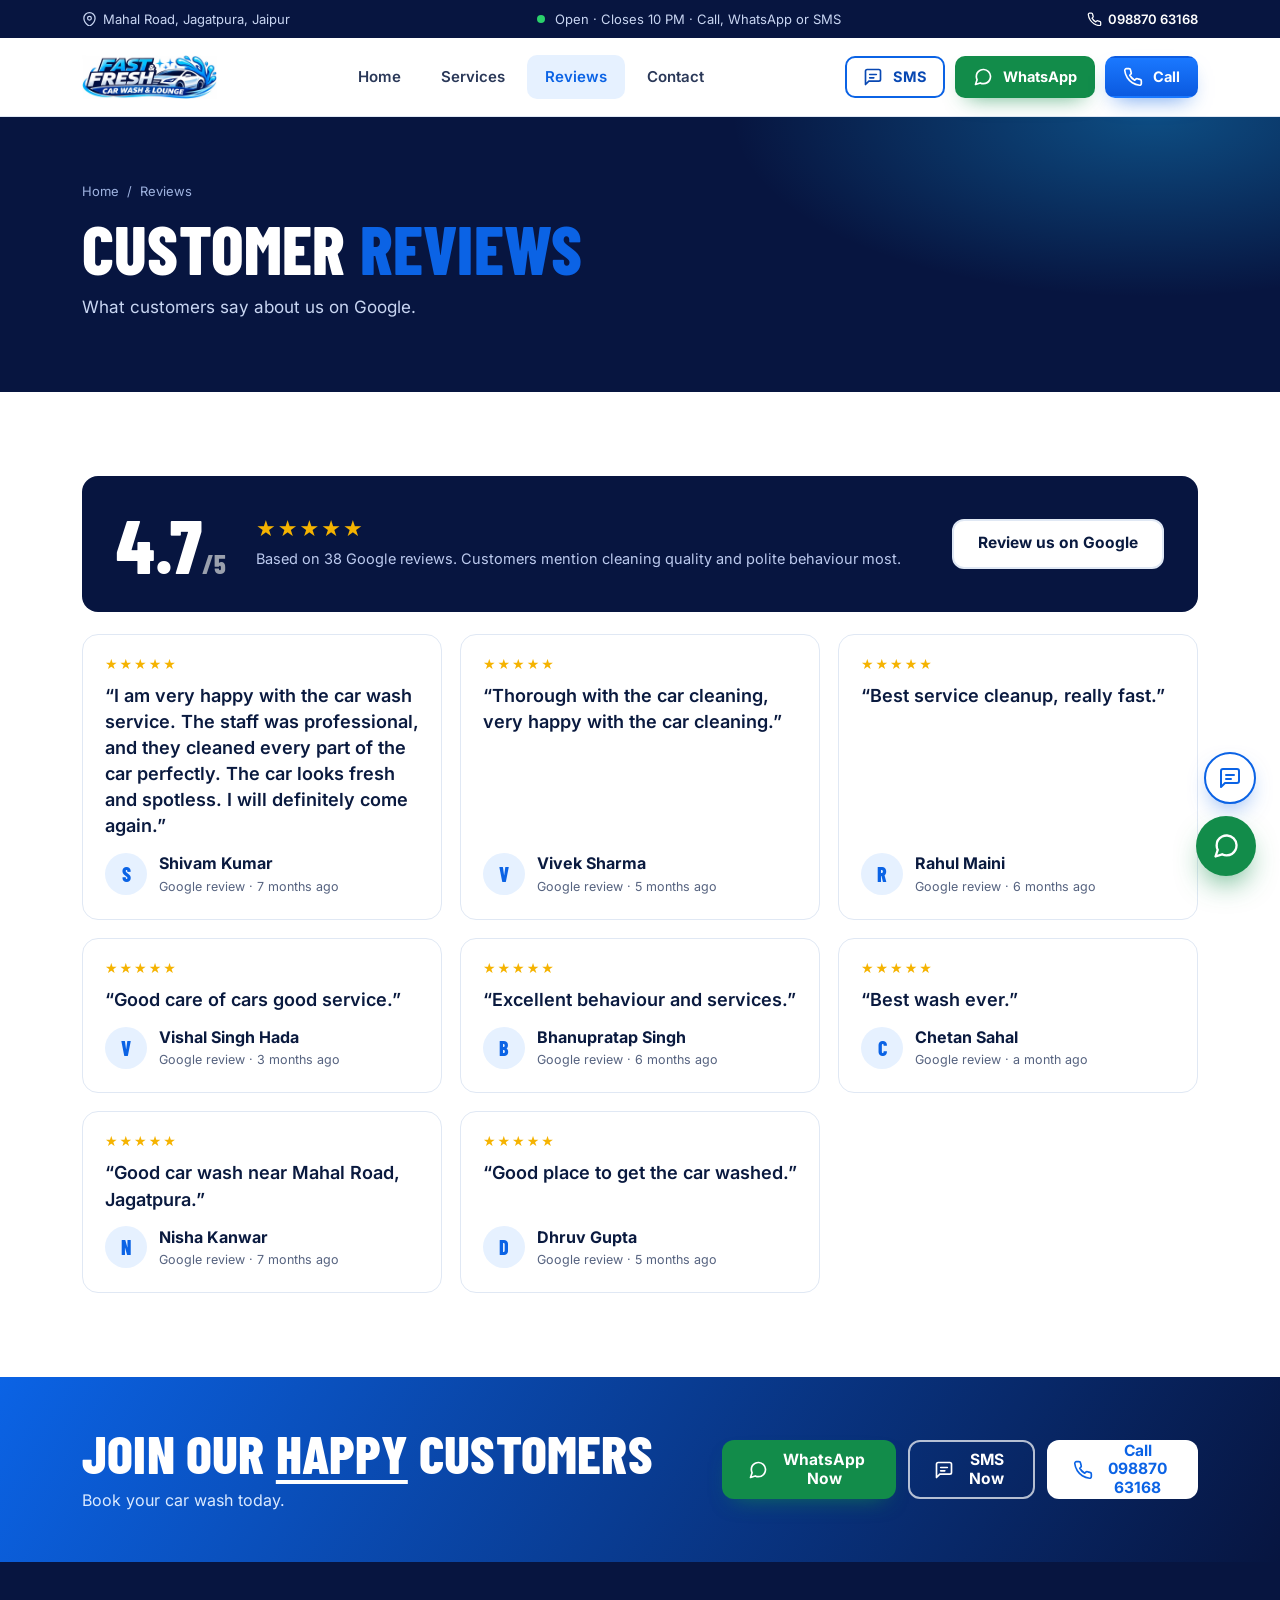
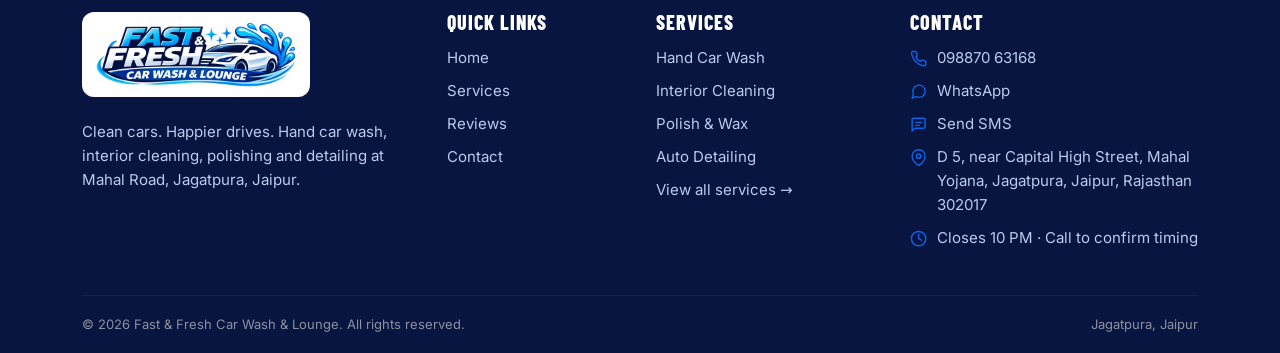
<file: reviews.html>
<!doctype html>
<html lang="en">
<head>
<meta charset="utf-8">
<meta name="viewport" content="width=device-width,initial-scale=1,viewport-fit=cover">
<title>Customer Reviews | Fast & Fresh Car Wash, Jagatpura</title>
<meta name="description" content="Rated 4.7 on Google by 38 customers. Read what customers say about Fast & Fresh Car Wash & Lounge in Jagatpura, Jaipur.">
<meta name="theme-color" content="#0b63e5">
<meta property="og:type" content="website">
<meta property="og:site_name" content="Fast &amp; Fresh Car Wash &amp; Lounge">
<meta property="og:title" content="Customer Reviews | Fast & Fresh Car Wash, Jagatpura">
<meta property="og:description" content="Rated 4.7 on Google by 38 customers. Read what customers say about Fast & Fresh Car Wash & Lounge in Jagatpura, Jaipur.">
<meta property="og:image" content="assets/img/og-image.jpg">
<meta name="twitter:card" content="summary_large_image">
<link rel="icon" href="favicon.ico" sizes="any">
<link rel="icon" type="image/png" href="assets/img/favicon.png">
<link rel="apple-touch-icon" href="assets/img/apple-touch-icon.png">
<link rel="manifest" href="manifest.webmanifest">
<link rel="preload" href="assets/fonts/inter-latin-wght-normal.woff2" as="font" type="font/woff2" crossorigin>
<link rel="preload" href="assets/fonts/barlow-condensed-latin-800-normal.woff2" as="font" type="font/woff2" crossorigin>
<link rel="stylesheet" href="css/style.css">
<script defer src="js/main.js"></script>
</head>
<body>
<svg width="0" height="0" style="position:absolute" aria-hidden="true" focusable="false"><defs>
<symbol id="i-phone" viewBox="0 0 24 24"><path d="M22 16.92v3a2 2 0 0 1-2.18 2 19.79 19.79 0 0 1-8.63-3.07 19.5 19.5 0 0 1-6-6 19.79 19.79 0 0 1-3.07-8.67A2 2 0 0 1 4.11 2h3a2 2 0 0 1 2 1.72c.13.96.36 1.9.7 2.81a2 2 0 0 1-.45 2.11L8.09 9.91a16 16 0 0 0 6 6l1.27-1.27a2 2 0 0 1 2.11-.45c.91.34 1.85.57 2.81.7A2 2 0 0 1 22 16.92z"/></symbol>
<symbol id="i-wa" viewBox="0 0 24 24"><path d="M21 11.5a8.38 8.38 0 0 1-.9 3.8 8.5 8.5 0 0 1-7.6 4.7 8.38 8.38 0 0 1-3.8-.9L3 21l1.9-5.7a8.38 8.38 0 0 1-.9-3.8 8.5 8.5 0 0 1 4.7-7.6 8.38 8.38 0 0 1 3.8-.9h.5a8.48 8.48 0 0 1 8 8v.5z"/></symbol>
<symbol id="i-sms" viewBox="0 0 24 24"><path d="M21 15a2 2 0 0 1-2 2H7l-4 4V5a2 2 0 0 1 2-2h14a2 2 0 0 1 2 2z"/><path d="M8 9h8M8 13h5"/></symbol>
<symbol id="i-pin" viewBox="0 0 24 24"><path d="M21 10c0 7-9 13-9 13s-9-6-9-13a9 9 0 0 1 18 0z"/><circle cx="12" cy="10" r="3"/></symbol>
<symbol id="i-clock" viewBox="0 0 24 24"><circle cx="12" cy="12" r="10"/><path d="M12 6v6l4 2"/></symbol>
<symbol id="i-star" viewBox="0 0 24 24"><path d="M12 2l3.09 6.26L22 9.27l-5 4.87 1.18 6.88L12 17.77l-6.18 3.25L7 14.14 2 9.27l6.91-1.01z"/></symbol>
<symbol id="i-check" viewBox="0 0 24 24"><path d="M20 6L9 17l-5-5"/></symbol>
<symbol id="i-arrow" viewBox="0 0 24 24"><path d="M7 17L17 7M7 7h10v10"/></symbol>
<symbol id="i-menu" viewBox="0 0 24 24"><path d="M3 6h18M3 12h18M3 18h18"/></symbol>
<symbol id="i-close" viewBox="0 0 24 24"><path d="M18 6L6 18M6 6l12 12"/></symbol>
<symbol id="i-drop" viewBox="0 0 24 24"><path d="M12 2.69l5.66 5.66a8 8 0 1 1-11.31 0z"/></symbol>
<symbol id="i-shield" viewBox="0 0 24 24"><path d="M12 22s8-4 8-10V5l-8-3-8 3v7c0 6 8 10 8 10z"/><path d="M9 12l2 2 4-4"/></symbol>
<symbol id="i-spark" viewBox="0 0 24 24"><path d="M12 3l1.9 5.1L19 10l-5.1 1.9L12 17l-1.9-5.1L5 10l5.1-1.9z"/><path d="M19 16l.8 2.2L22 19l-2.2.8L19 22l-.8-2.2L16 19l2.2-.8z"/></symbol>
<symbol id="i-car" viewBox="0 0 24 24"><path d="M3 13l2-6a2 2 0 0 1 2-1.5h10A2 2 0 0 1 19 7l2 6v5a1 1 0 0 1-1 1h-1a1 1 0 0 1-1-1v-1H6v1a1 1 0 0 1-1 1H4a1 1 0 0 1-1-1z"/><path d="M3 13h18"/><circle cx="7.5" cy="15.2" r=".6"/><circle cx="16.5" cy="15.2" r=".6"/></symbol>
<symbol id="i-sun" viewBox="0 0 24 24"><circle cx="12" cy="12" r="4"/><path d="M12 2v2M12 20v2M4.9 4.9l1.4 1.4M17.7 17.7l1.4 1.4M2 12h2M20 12h2M4.9 19.1l1.4-1.4M17.7 6.3l1.4-1.4"/></symbol>
<symbol id="i-wind" viewBox="0 0 24 24"><path d="M9.59 4.59A2 2 0 1 1 11 8H2m10.59 11.41A2 2 0 1 0 14 16H2m15.73-8.27A2.5 2.5 0 1 1 19.5 12H2"/></symbol>
<symbol id="i-window" viewBox="0 0 24 24"><rect x="3" y="3" width="18" height="18" rx="2"/><path d="M3 12h18M12 3v18"/></symbol>
<symbol id="i-tyre" viewBox="0 0 24 24"><circle cx="12" cy="12" r="10"/><circle cx="12" cy="12" r="3"/><path d="M12 2v7M12 15v7M2 12h7M15 12h7"/></symbol>
<symbol id="i-sofa" viewBox="0 0 24 24"><path d="M5 11V8a3 3 0 0 1 3-3h8a3 3 0 0 1 3 3v3"/><path d="M3 13a2 2 0 0 1 4 0v2h10v-2a2 2 0 0 1 4 0v5H3z"/><path d="M5 18v2M19 18v2"/></symbol>
<symbol id="i-layers" viewBox="0 0 24 24"><path d="M12 2l10 5-10 5L2 7z"/><path d="M2 12l10 5 10-5M2 17l10 5 10-5"/></symbol>
</defs></svg>
<a class="skip" href="#main">Skip to content</a>
<div class="topstrip"><div class="container">
<span class="ts-loc"><svg class="ico " aria-hidden="true"><use href="#i-pin"/></svg> Mahal Road, Jagatpura, Jaipur</span>
<span class="ts-r"><i class="dot"></i>&nbsp;Open · Closes 10 PM · Call, WhatsApp or SMS</span>
<a href="tel:+919887063168"><svg class="ico " aria-hidden="true"><use href="#i-phone"/></svg> 098870 63168</a>
</div></div>
<header class="site-header"><div class="container head-in">
<a class="brand" href="index.html" aria-label="Fast &amp; Fresh Car Wash &amp; Lounge – Home"><img src="assets/img/logo-600.webp" width="600" height="196" alt="Fast &amp; Fresh Car Wash &amp; Lounge"></a>
<nav class="nav" aria-label="Main"><a href="index.html">Home</a><a href="services.html">Services</a><a href="reviews.html" aria-current="page">Reviews</a><a href="contact.html">Contact</a></nav>
<div class="head-cta"><a class="btn btn-sms btn-sm" data-sms="Hello Fast &amp; Fresh Car Wash, I want to book a car wash. Please share rates and timing." href="sms:+919887063168?body=Hello%20Fast%20%26%20Fresh%20Car%20Wash%2C%20I%20want%20to%20book%20a%20car%20wash.%20Please%20share%20rates%20and%20timing."><svg class="ico " aria-hidden="true"><use href="#i-sms"/></svg> SMS</a><a class="btn btn-green btn-sm" data-wa="Hello Fast &amp; Fresh Car Wash, I want to book a car wash. Please share rates and timing." href="https://wa.me/919887063168?text=Hello%20Fast%20%26%20Fresh%20Car%20Wash%2C%20I%20want%20to%20book%20a%20car%20wash.%20Please%20share%20rates%20and%20timing." target="_blank" rel="noopener"><svg class="ico " aria-hidden="true"><use href="#i-wa"/></svg> WhatsApp</a><a class="btn btn-red btn-sm" href="tel:+919887063168"><svg class="ico " aria-hidden="true"><use href="#i-phone"/></svg> Call</a></div>
<button class="menu-btn" type="button" aria-label="Open menu" aria-expanded="false" aria-controls="mobile-nav"><svg class="ico i-menu" aria-hidden="true"><use href="#i-menu"/></svg><svg class="ico i-close" aria-hidden="true"><use href="#i-close"/></svg></button>
</div></header>
<nav class="mobile-nav" id="mobile-nav" aria-label="Mobile"><a class="nl" href="index.html">Home<svg class="ico " aria-hidden="true"><use href="#i-arrow"/></svg></a><a class="nl" href="services.html">Services<svg class="ico " aria-hidden="true"><use href="#i-arrow"/></svg></a><a class="nl" href="reviews.html" aria-current="page">Reviews<svg class="ico " aria-hidden="true"><use href="#i-arrow"/></svg></a><a class="nl" href="contact.html">Contact<svg class="ico " aria-hidden="true"><use href="#i-arrow"/></svg></a>
<div class="mn-cta"><a class="btn btn-green" data-wa="Hello Fast &amp; Fresh Car Wash, I want to book a car wash. Please share rates and timing." href="https://wa.me/919887063168?text=Hello%20Fast%20%26%20Fresh%20Car%20Wash%2C%20I%20want%20to%20book%20a%20car%20wash.%20Please%20share%20rates%20and%20timing." target="_blank" rel="noopener"><svg class="ico " aria-hidden="true"><use href="#i-wa"/></svg> WhatsApp Karein</a><a class="btn btn-sms" data-sms="Hello Fast &amp; Fresh Car Wash, I want to book a car wash. Please share rates and timing." href="sms:+919887063168?body=Hello%20Fast%20%26%20Fresh%20Car%20Wash%2C%20I%20want%20to%20book%20a%20car%20wash.%20Please%20share%20rates%20and%20timing."><svg class="ico " aria-hidden="true"><use href="#i-sms"/></svg> SMS Karein</a><a class="btn btn-red" href="tel:+919887063168"><svg class="ico " aria-hidden="true"><use href="#i-phone"/></svg> Call 098870 63168</a></div></nav>
<main id="main">
<section class="page-hero"><div class="container">
<div class="crumbs"><a href="index.html">Home</a><span>/</span><span>Reviews</span></div>
<h1>Customer <em>Reviews</em></h1><p>What customers say about us on Google.</p></div></section>
<section class="section"><div class="container">
<div class="rating-card rv"><div class="score">4.7<small>/5</small></div><div><span class="stars">★★★★★</span><p>Based on 38 Google reviews. Customers mention cleaning quality and polite behaviour most.</p></div><a class="btn btn-line" href="https://maps.app.goo.gl/WRsxhTrTd2buq5QJ6" target="_blank" rel="noopener">Review us on Google</a></div>
<div class="grid c3" style="margin-top:22px"><article class="review rv"><span class="stars">★★★★★</span><p class="q">“I am very happy with the car wash service. The staff was professional, and they cleaned every part of the car perfectly. The car looks fresh and spotless. I will definitely come again.”</p><div class="who"><span class="avatar">S</span><span><b>Shivam Kumar</b><small>Google review · 7 months ago</small></span></div></article><article class="review rv"><span class="stars">★★★★★</span><p class="q">“Thorough with the car cleaning, very happy with the car cleaning.”</p><div class="who"><span class="avatar">V</span><span><b>Vivek Sharma</b><small>Google review · 5 months ago</small></span></div></article><article class="review rv"><span class="stars">★★★★★</span><p class="q">“Best service cleanup, really fast.”</p><div class="who"><span class="avatar">R</span><span><b>Rahul Maini</b><small>Google review · 6 months ago</small></span></div></article><article class="review rv"><span class="stars">★★★★★</span><p class="q">“Good care of cars good service.”</p><div class="who"><span class="avatar">V</span><span><b>Vishal Singh Hada</b><small>Google review · 3 months ago</small></span></div></article><article class="review rv"><span class="stars">★★★★★</span><p class="q">“Excellent behaviour and services.”</p><div class="who"><span class="avatar">B</span><span><b>Bhanupratap Singh</b><small>Google review · 6 months ago</small></span></div></article><article class="review rv"><span class="stars">★★★★★</span><p class="q">“Best wash ever.”</p><div class="who"><span class="avatar">C</span><span><b>Chetan Sahal</b><small>Google review · a month ago</small></span></div></article><article class="review rv"><span class="stars">★★★★★</span><p class="q">“Good car wash near Mahal Road, Jagatpura.”</p><div class="who"><span class="avatar">N</span><span><b>Nisha Kanwar</b><small>Google review · 7 months ago</small></span></div></article><article class="review rv"><span class="stars">★★★★★</span><p class="q">“Good place to get the car washed.”</p><div class="who"><span class="avatar">D</span><span><b>Dhruv Gupta</b><small>Google review · 5 months ago</small></span></div></article></div>
</div></section>
<section class="cta-band"><div class="container cta-in">
<div><h2>Join our <em>happy</em> customers</h2><p>Book your car wash today.</p></div>
<div class="cta-btns"><a class="btn btn-green" data-wa="Hello Fast &amp; Fresh Car Wash, I want to book a car wash. Please share rates and timing." href="https://wa.me/919887063168?text=Hello%20Fast%20%26%20Fresh%20Car%20Wash%2C%20I%20want%20to%20book%20a%20car%20wash.%20Please%20share%20rates%20and%20timing." target="_blank" rel="noopener"><svg class="ico " aria-hidden="true"><use href="#i-wa"/></svg> WhatsApp Now</a><a class="btn btn-sms" data-sms="Hello Fast &amp; Fresh Car Wash, I want to book a car wash. Please share rates and timing." href="sms:+919887063168?body=Hello%20Fast%20%26%20Fresh%20Car%20Wash%2C%20I%20want%20to%20book%20a%20car%20wash.%20Please%20share%20rates%20and%20timing."><svg class="ico " aria-hidden="true"><use href="#i-sms"/></svg> SMS Now</a><a class="btn btn-red" href="tel:+919887063168"><svg class="ico " aria-hidden="true"><use href="#i-phone"/></svg> Call 098870 63168</a></div>
</div></section>
</main>
<footer class="site-footer"><div class="container">
<div class="f-grid">
<div class="f-brand"><a class="f-logo" href="index.html"><img src="assets/img/logo-600.webp" width="600" height="196" alt="Fast &amp; Fresh Car Wash &amp; Lounge"></a>
<p>Clean cars. Happier drives. Hand car wash, interior cleaning, polishing and detailing at Mahal Road, Jagatpura, Jaipur.</p></div>
<div><h4>Quick Links</h4><ul><li><a href="index.html">Home</a></li><li><a href="services.html">Services</a></li><li><a href="reviews.html">Reviews</a></li><li><a href="contact.html">Contact</a></li></ul></div>
<div><h4>Services</h4><ul><li><a href="services.html#hand-wash">Hand Car Wash</a></li><li><a href="services.html#interior">Interior Cleaning</a></li><li><a href="services.html#polish-wax">Polish &amp; Wax</a></li><li><a href="services.html#detailing">Auto Detailing</a></li><li><a href="services.html">View all services →</a></li></ul></div>
<div><h4>Contact</h4><ul class="f-contact">
<li><svg class="ico " aria-hidden="true"><use href="#i-phone"/></svg><a href="tel:+919887063168">098870 63168</a></li>
<li><svg class="ico " aria-hidden="true"><use href="#i-wa"/></svg><a data-wa="Hello Fast &amp; Fresh Car Wash, I want to book a car wash. Please share rates and timing." href="https://wa.me/919887063168?text=Hello%20Fast%20%26%20Fresh%20Car%20Wash%2C%20I%20want%20to%20book%20a%20car%20wash.%20Please%20share%20rates%20and%20timing." target="_blank" rel="noopener">WhatsApp</a></li>
<li><svg class="ico " aria-hidden="true"><use href="#i-sms"/></svg><a data-sms="Hello Fast &amp; Fresh Car Wash, I want to book a car wash. Please share rates and timing." href="sms:+919887063168?body=Hello%20Fast%20%26%20Fresh%20Car%20Wash%2C%20I%20want%20to%20book%20a%20car%20wash.%20Please%20share%20rates%20and%20timing.">Send SMS</a></li>
<li><svg class="ico " aria-hidden="true"><use href="#i-pin"/></svg><a href="https://maps.app.goo.gl/WRsxhTrTd2buq5QJ6" target="_blank" rel="noopener">D 5, near Capital High Street, Mahal Yojana, Jagatpura, Jaipur, Rajasthan 302017</a></li>
<li><svg class="ico " aria-hidden="true"><use href="#i-clock"/></svg><span>Closes 10 PM · Call to confirm timing</span></li></ul></div>
</div>
<div class="f-bottom"><span>© <span id="year">2026</span> Fast &amp; Fresh Car Wash &amp; Lounge. All rights reserved.</span><span>Jagatpura, Jaipur</span></div>
</div></footer>
<nav class="bar" aria-label="Quick actions">
<a class="b-call" href="tel:+919887063168"><svg class="ico " aria-hidden="true"><use href="#i-phone"/></svg><span>Call</span></a>
<a class="b-wa" data-wa="Hello Fast &amp; Fresh Car Wash, I want to book a car wash. Please share rates and timing." href="https://wa.me/919887063168?text=Hello%20Fast%20%26%20Fresh%20Car%20Wash%2C%20I%20want%20to%20book%20a%20car%20wash.%20Please%20share%20rates%20and%20timing." target="_blank" rel="noopener"><svg class="ico " aria-hidden="true"><use href="#i-wa"/></svg><span>WhatsApp</span></a>
<a class="b-sms" data-sms="Hello Fast &amp; Fresh Car Wash, I want to book a car wash. Please share rates and timing." href="sms:+919887063168?body=Hello%20Fast%20%26%20Fresh%20Car%20Wash%2C%20I%20want%20to%20book%20a%20car%20wash.%20Please%20share%20rates%20and%20timing."><svg class="ico " aria-hidden="true"><use href="#i-sms"/></svg><span>SMS</span></a>
<a class="b-map" href="https://maps.app.goo.gl/WRsxhTrTd2buq5QJ6" target="_blank" rel="noopener"><svg class="ico " aria-hidden="true"><use href="#i-pin"/></svg><span>Directions</span></a>
</nav>
<a class="fab-sms" data-sms="Hello Fast &amp; Fresh Car Wash, I want to book a car wash. Please share rates and timing." href="sms:+919887063168?body=Hello%20Fast%20%26%20Fresh%20Car%20Wash%2C%20I%20want%20to%20book%20a%20car%20wash.%20Please%20share%20rates%20and%20timing." aria-label="Send SMS"><svg class="ico " aria-hidden="true"><use href="#i-sms"/></svg></a>
<a class="fab" data-wa="Hello Fast &amp; Fresh Car Wash, I want to book a car wash. Please share rates and timing." href="https://wa.me/919887063168?text=Hello%20Fast%20%26%20Fresh%20Car%20Wash%2C%20I%20want%20to%20book%20a%20car%20wash.%20Please%20share%20rates%20and%20timing." target="_blank" rel="noopener" aria-label="Chat on WhatsApp"><svg class="ico " aria-hidden="true"><use href="#i-wa"/></svg></a>
</body>
</html>
</file>
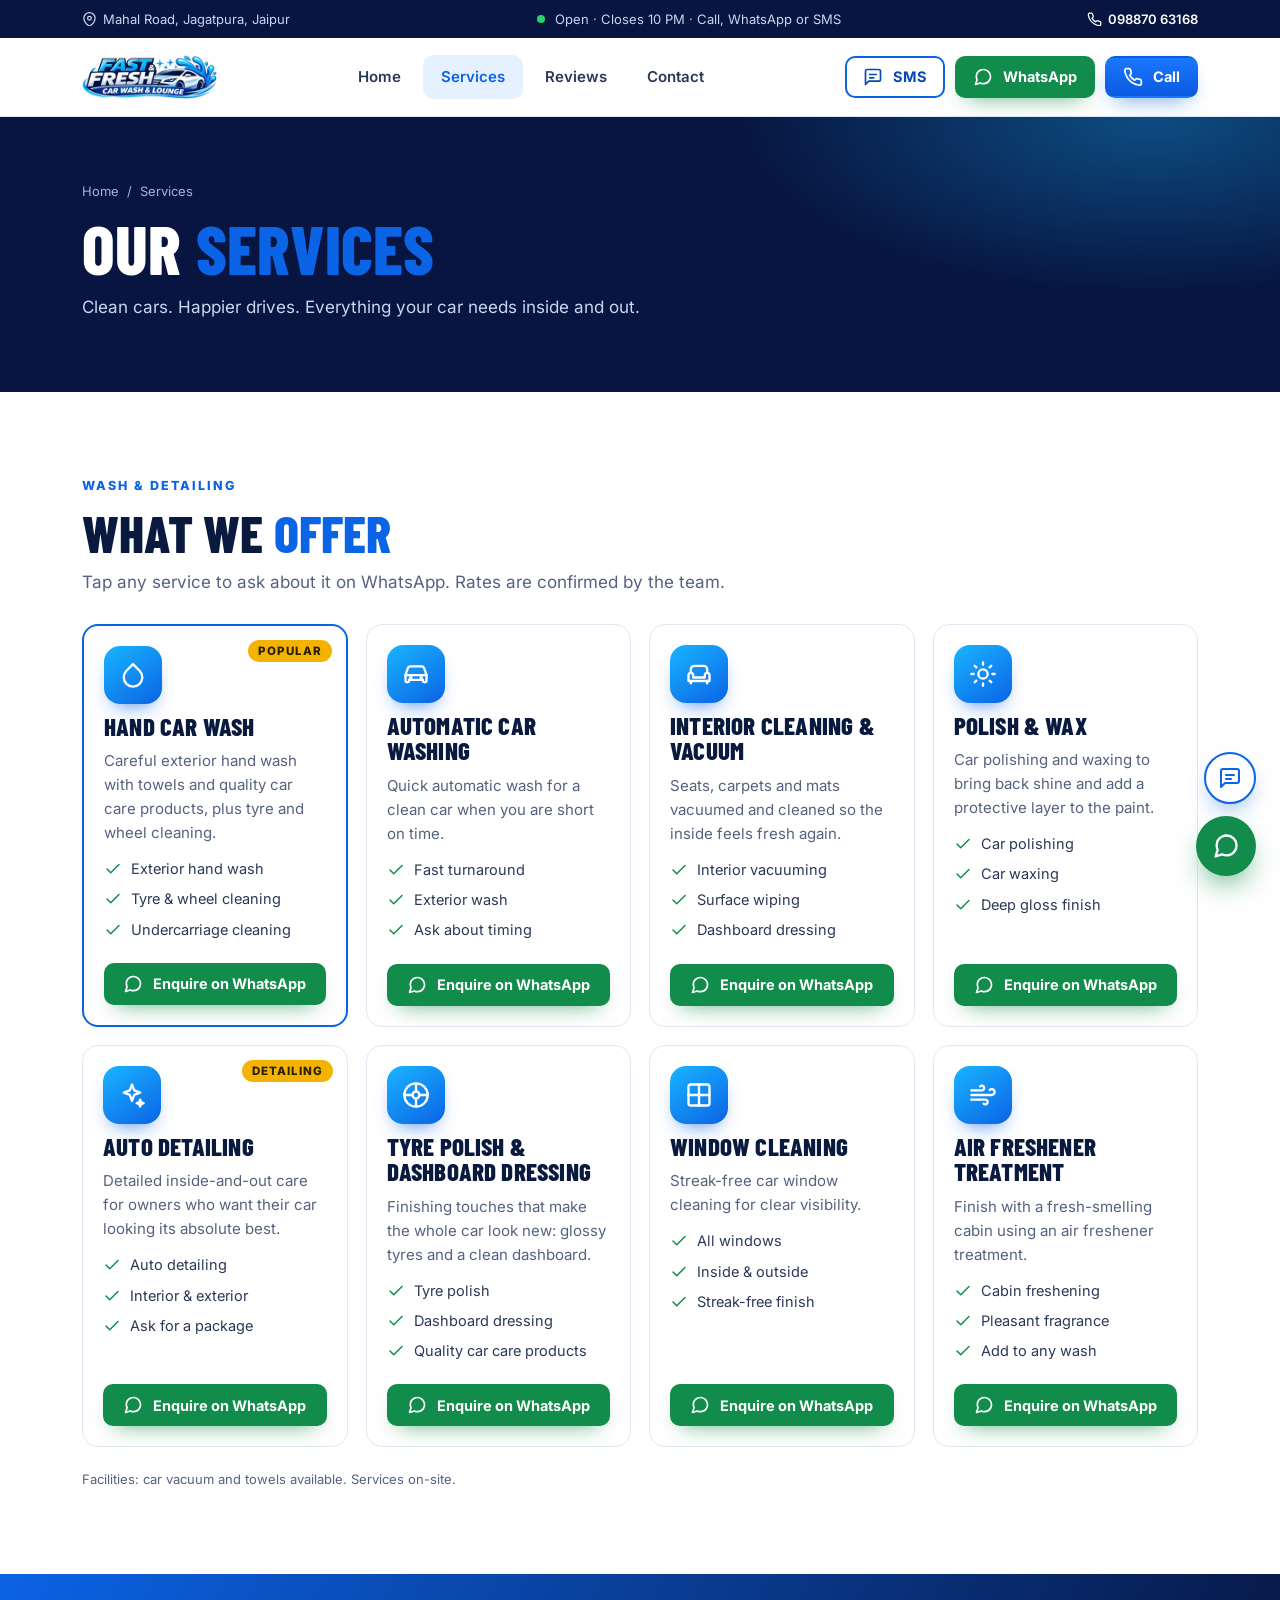
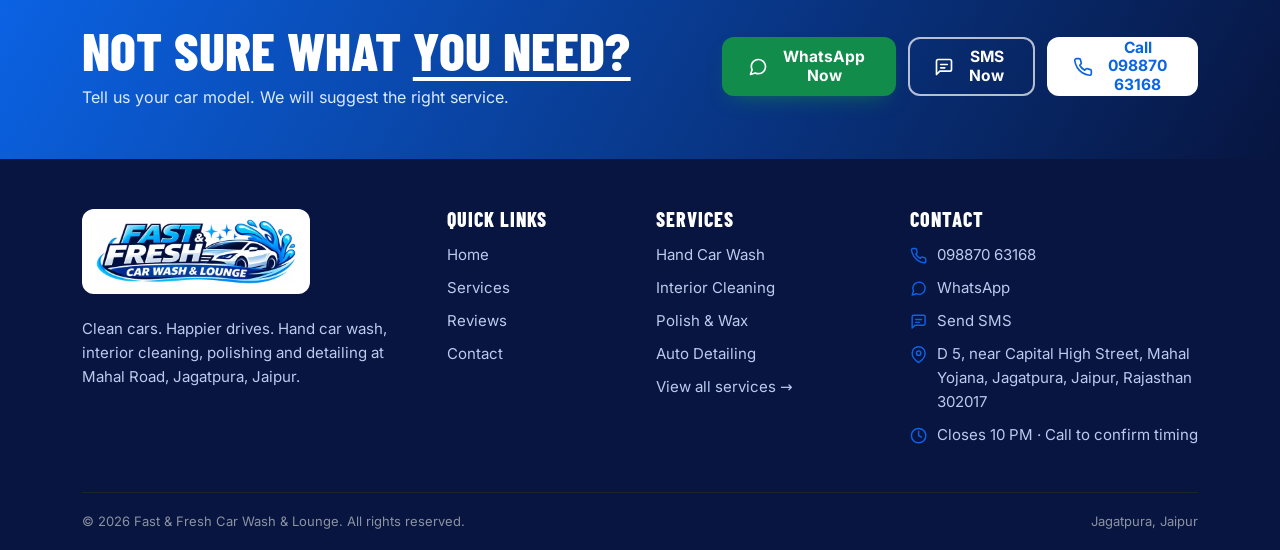
<file: services.html>
<!doctype html>
<html lang="en">
<head>
<meta charset="utf-8">
<meta name="viewport" content="width=device-width,initial-scale=1,viewport-fit=cover">
<title>Car Wash, Interior Cleaning & Detailing in Jagatpura | Fast & Fresh</title>
<meta name="description" content="Hand car wash, automatic washing, interior vacuuming, polishing, waxing, detailing, window cleaning and air freshener treatment at Fast & Fresh, Jagatpura, Jaipur.">
<meta name="theme-color" content="#0b63e5">
<meta property="og:type" content="website">
<meta property="og:site_name" content="Fast &amp; Fresh Car Wash &amp; Lounge">
<meta property="og:title" content="Car Wash, Interior Cleaning & Detailing in Jagatpura | Fast & Fresh">
<meta property="og:description" content="Hand car wash, automatic washing, interior vacuuming, polishing, waxing, detailing, window cleaning and air freshener treatment at Fast & Fresh, Jagatpura, Jaipur.">
<meta property="og:image" content="assets/img/og-image.jpg">
<meta name="twitter:card" content="summary_large_image">
<link rel="icon" href="favicon.ico" sizes="any">
<link rel="icon" type="image/png" href="assets/img/favicon.png">
<link rel="apple-touch-icon" href="assets/img/apple-touch-icon.png">
<link rel="manifest" href="manifest.webmanifest">
<link rel="preload" href="assets/fonts/inter-latin-wght-normal.woff2" as="font" type="font/woff2" crossorigin>
<link rel="preload" href="assets/fonts/barlow-condensed-latin-800-normal.woff2" as="font" type="font/woff2" crossorigin>
<link rel="stylesheet" href="css/style.css">
<script defer src="js/main.js"></script>
</head>
<body>
<svg width="0" height="0" style="position:absolute" aria-hidden="true" focusable="false"><defs>
<symbol id="i-phone" viewBox="0 0 24 24"><path d="M22 16.92v3a2 2 0 0 1-2.18 2 19.79 19.79 0 0 1-8.63-3.07 19.5 19.5 0 0 1-6-6 19.79 19.79 0 0 1-3.07-8.67A2 2 0 0 1 4.11 2h3a2 2 0 0 1 2 1.72c.13.96.36 1.9.7 2.81a2 2 0 0 1-.45 2.11L8.09 9.91a16 16 0 0 0 6 6l1.27-1.27a2 2 0 0 1 2.11-.45c.91.34 1.85.57 2.81.7A2 2 0 0 1 22 16.92z"/></symbol>
<symbol id="i-wa" viewBox="0 0 24 24"><path d="M21 11.5a8.38 8.38 0 0 1-.9 3.8 8.5 8.5 0 0 1-7.6 4.7 8.38 8.38 0 0 1-3.8-.9L3 21l1.9-5.7a8.38 8.38 0 0 1-.9-3.8 8.5 8.5 0 0 1 4.7-7.6 8.38 8.38 0 0 1 3.8-.9h.5a8.48 8.48 0 0 1 8 8v.5z"/></symbol>
<symbol id="i-sms" viewBox="0 0 24 24"><path d="M21 15a2 2 0 0 1-2 2H7l-4 4V5a2 2 0 0 1 2-2h14a2 2 0 0 1 2 2z"/><path d="M8 9h8M8 13h5"/></symbol>
<symbol id="i-pin" viewBox="0 0 24 24"><path d="M21 10c0 7-9 13-9 13s-9-6-9-13a9 9 0 0 1 18 0z"/><circle cx="12" cy="10" r="3"/></symbol>
<symbol id="i-clock" viewBox="0 0 24 24"><circle cx="12" cy="12" r="10"/><path d="M12 6v6l4 2"/></symbol>
<symbol id="i-star" viewBox="0 0 24 24"><path d="M12 2l3.09 6.26L22 9.27l-5 4.87 1.18 6.88L12 17.77l-6.18 3.25L7 14.14 2 9.27l6.91-1.01z"/></symbol>
<symbol id="i-check" viewBox="0 0 24 24"><path d="M20 6L9 17l-5-5"/></symbol>
<symbol id="i-arrow" viewBox="0 0 24 24"><path d="M7 17L17 7M7 7h10v10"/></symbol>
<symbol id="i-menu" viewBox="0 0 24 24"><path d="M3 6h18M3 12h18M3 18h18"/></symbol>
<symbol id="i-close" viewBox="0 0 24 24"><path d="M18 6L6 18M6 6l12 12"/></symbol>
<symbol id="i-drop" viewBox="0 0 24 24"><path d="M12 2.69l5.66 5.66a8 8 0 1 1-11.31 0z"/></symbol>
<symbol id="i-shield" viewBox="0 0 24 24"><path d="M12 22s8-4 8-10V5l-8-3-8 3v7c0 6 8 10 8 10z"/><path d="M9 12l2 2 4-4"/></symbol>
<symbol id="i-spark" viewBox="0 0 24 24"><path d="M12 3l1.9 5.1L19 10l-5.1 1.9L12 17l-1.9-5.1L5 10l5.1-1.9z"/><path d="M19 16l.8 2.2L22 19l-2.2.8L19 22l-.8-2.2L16 19l2.2-.8z"/></symbol>
<symbol id="i-car" viewBox="0 0 24 24"><path d="M3 13l2-6a2 2 0 0 1 2-1.5h10A2 2 0 0 1 19 7l2 6v5a1 1 0 0 1-1 1h-1a1 1 0 0 1-1-1v-1H6v1a1 1 0 0 1-1 1H4a1 1 0 0 1-1-1z"/><path d="M3 13h18"/><circle cx="7.5" cy="15.2" r=".6"/><circle cx="16.5" cy="15.2" r=".6"/></symbol>
<symbol id="i-sun" viewBox="0 0 24 24"><circle cx="12" cy="12" r="4"/><path d="M12 2v2M12 20v2M4.9 4.9l1.4 1.4M17.7 17.7l1.4 1.4M2 12h2M20 12h2M4.9 19.1l1.4-1.4M17.7 6.3l1.4-1.4"/></symbol>
<symbol id="i-wind" viewBox="0 0 24 24"><path d="M9.59 4.59A2 2 0 1 1 11 8H2m10.59 11.41A2 2 0 1 0 14 16H2m15.73-8.27A2.5 2.5 0 1 1 19.5 12H2"/></symbol>
<symbol id="i-window" viewBox="0 0 24 24"><rect x="3" y="3" width="18" height="18" rx="2"/><path d="M3 12h18M12 3v18"/></symbol>
<symbol id="i-tyre" viewBox="0 0 24 24"><circle cx="12" cy="12" r="10"/><circle cx="12" cy="12" r="3"/><path d="M12 2v7M12 15v7M2 12h7M15 12h7"/></symbol>
<symbol id="i-sofa" viewBox="0 0 24 24"><path d="M5 11V8a3 3 0 0 1 3-3h8a3 3 0 0 1 3 3v3"/><path d="M3 13a2 2 0 0 1 4 0v2h10v-2a2 2 0 0 1 4 0v5H3z"/><path d="M5 18v2M19 18v2"/></symbol>
<symbol id="i-layers" viewBox="0 0 24 24"><path d="M12 2l10 5-10 5L2 7z"/><path d="M2 12l10 5 10-5M2 17l10 5 10-5"/></symbol>
</defs></svg>
<a class="skip" href="#main">Skip to content</a>
<div class="topstrip"><div class="container">
<span class="ts-loc"><svg class="ico " aria-hidden="true"><use href="#i-pin"/></svg> Mahal Road, Jagatpura, Jaipur</span>
<span class="ts-r"><i class="dot"></i>&nbsp;Open · Closes 10 PM · Call, WhatsApp or SMS</span>
<a href="tel:+919887063168"><svg class="ico " aria-hidden="true"><use href="#i-phone"/></svg> 098870 63168</a>
</div></div>
<header class="site-header"><div class="container head-in">
<a class="brand" href="index.html" aria-label="Fast &amp; Fresh Car Wash &amp; Lounge – Home"><img src="assets/img/logo-600.webp" width="600" height="196" alt="Fast &amp; Fresh Car Wash &amp; Lounge"></a>
<nav class="nav" aria-label="Main"><a href="index.html">Home</a><a href="services.html" aria-current="page">Services</a><a href="reviews.html">Reviews</a><a href="contact.html">Contact</a></nav>
<div class="head-cta"><a class="btn btn-sms btn-sm" data-sms="Hello Fast &amp; Fresh Car Wash, I want to book a car wash. Please share rates and timing." href="sms:+919887063168?body=Hello%20Fast%20%26%20Fresh%20Car%20Wash%2C%20I%20want%20to%20book%20a%20car%20wash.%20Please%20share%20rates%20and%20timing."><svg class="ico " aria-hidden="true"><use href="#i-sms"/></svg> SMS</a><a class="btn btn-green btn-sm" data-wa="Hello Fast &amp; Fresh Car Wash, I want to book a car wash. Please share rates and timing." href="https://wa.me/919887063168?text=Hello%20Fast%20%26%20Fresh%20Car%20Wash%2C%20I%20want%20to%20book%20a%20car%20wash.%20Please%20share%20rates%20and%20timing." target="_blank" rel="noopener"><svg class="ico " aria-hidden="true"><use href="#i-wa"/></svg> WhatsApp</a><a class="btn btn-red btn-sm" href="tel:+919887063168"><svg class="ico " aria-hidden="true"><use href="#i-phone"/></svg> Call</a></div>
<button class="menu-btn" type="button" aria-label="Open menu" aria-expanded="false" aria-controls="mobile-nav"><svg class="ico i-menu" aria-hidden="true"><use href="#i-menu"/></svg><svg class="ico i-close" aria-hidden="true"><use href="#i-close"/></svg></button>
</div></header>
<nav class="mobile-nav" id="mobile-nav" aria-label="Mobile"><a class="nl" href="index.html">Home<svg class="ico " aria-hidden="true"><use href="#i-arrow"/></svg></a><a class="nl" href="services.html" aria-current="page">Services<svg class="ico " aria-hidden="true"><use href="#i-arrow"/></svg></a><a class="nl" href="reviews.html">Reviews<svg class="ico " aria-hidden="true"><use href="#i-arrow"/></svg></a><a class="nl" href="contact.html">Contact<svg class="ico " aria-hidden="true"><use href="#i-arrow"/></svg></a>
<div class="mn-cta"><a class="btn btn-green" data-wa="Hello Fast &amp; Fresh Car Wash, I want to book a car wash. Please share rates and timing." href="https://wa.me/919887063168?text=Hello%20Fast%20%26%20Fresh%20Car%20Wash%2C%20I%20want%20to%20book%20a%20car%20wash.%20Please%20share%20rates%20and%20timing." target="_blank" rel="noopener"><svg class="ico " aria-hidden="true"><use href="#i-wa"/></svg> WhatsApp Karein</a><a class="btn btn-sms" data-sms="Hello Fast &amp; Fresh Car Wash, I want to book a car wash. Please share rates and timing." href="sms:+919887063168?body=Hello%20Fast%20%26%20Fresh%20Car%20Wash%2C%20I%20want%20to%20book%20a%20car%20wash.%20Please%20share%20rates%20and%20timing."><svg class="ico " aria-hidden="true"><use href="#i-sms"/></svg> SMS Karein</a><a class="btn btn-red" href="tel:+919887063168"><svg class="ico " aria-hidden="true"><use href="#i-phone"/></svg> Call 098870 63168</a></div></nav>
<main id="main">
<section class="page-hero"><div class="container">
<div class="crumbs"><a href="index.html">Home</a><span>/</span><span>Services</span></div>
<h1>Our <em>Services</em></h1><p>Clean cars. Happier drives. Everything your car needs inside and out.</p></div></section>
<section class="section"><div class="container">
<div class="sec-head rv"><span class="kicker">Wash &amp; detailing</span><h2>What we <em>offer</em></h2><p>Tap any service to ask about it on WhatsApp. Rates are confirmed by the team.</p></div>
<div class="grid c4"><article class="svc rv feature" id="hand-wash"><span class="tag">POPULAR</span><div class="ic-tile"><svg class="ico " aria-hidden="true"><use href="#i-drop"/></svg></div><h3>Hand Car Wash</h3><p>Careful exterior hand wash with towels and quality car care products, plus tyre and wheel cleaning.</p><ul class="ticks"><li><svg class="ico " aria-hidden="true"><use href="#i-check"/></svg>Exterior hand wash</li><li><svg class="ico " aria-hidden="true"><use href="#i-check"/></svg>Tyre & wheel cleaning</li><li><svg class="ico " aria-hidden="true"><use href="#i-check"/></svg>Undercarriage cleaning</li></ul>
<div class="go"><a class="btn btn-green btn-sm btn-block" data-wa="Hello Fast &amp; Fresh Car Wash, I want to know about Hand Car Wash. Please share rates and timing." href="https://wa.me/919887063168?text=Hello%20Fast%20%26%20Fresh%20Car%20Wash%2C%20I%20want%20to%20know%20about%20Hand%20Car%20Wash.%20Please%20share%20rates%20and%20timing." target="_blank" rel="noopener"><svg class="ico " aria-hidden="true"><use href="#i-wa"/></svg> Enquire on WhatsApp</a></div></article><article class="svc rv" id="auto-wash"><div class="ic-tile"><svg class="ico " aria-hidden="true"><use href="#i-car"/></svg></div><h3>Automatic Car Washing</h3><p>Quick automatic wash for a clean car when you are short on time.</p><ul class="ticks"><li><svg class="ico " aria-hidden="true"><use href="#i-check"/></svg>Fast turnaround</li><li><svg class="ico " aria-hidden="true"><use href="#i-check"/></svg>Exterior wash</li><li><svg class="ico " aria-hidden="true"><use href="#i-check"/></svg>Ask about timing</li></ul>
<div class="go"><a class="btn btn-green btn-sm btn-block" data-wa="Hello Fast &amp; Fresh Car Wash, I want to know about Automatic Car Washing. Please share rates and timing." href="https://wa.me/919887063168?text=Hello%20Fast%20%26%20Fresh%20Car%20Wash%2C%20I%20want%20to%20know%20about%20Automatic%20Car%20Washing.%20Please%20share%20rates%20and%20timing." target="_blank" rel="noopener"><svg class="ico " aria-hidden="true"><use href="#i-wa"/></svg> Enquire on WhatsApp</a></div></article><article class="svc rv" id="interior"><div class="ic-tile"><svg class="ico " aria-hidden="true"><use href="#i-sofa"/></svg></div><h3>Interior Cleaning & Vacuum</h3><p>Seats, carpets and mats vacuumed and cleaned so the inside feels fresh again.</p><ul class="ticks"><li><svg class="ico " aria-hidden="true"><use href="#i-check"/></svg>Interior vacuuming</li><li><svg class="ico " aria-hidden="true"><use href="#i-check"/></svg>Surface wiping</li><li><svg class="ico " aria-hidden="true"><use href="#i-check"/></svg>Dashboard dressing</li></ul>
<div class="go"><a class="btn btn-green btn-sm btn-block" data-wa="Hello Fast &amp; Fresh Car Wash, I want to know about Interior Cleaning &amp; Vacuum. Please share rates and timing." href="https://wa.me/919887063168?text=Hello%20Fast%20%26%20Fresh%20Car%20Wash%2C%20I%20want%20to%20know%20about%20Interior%20Cleaning%20%26%20Vacuum.%20Please%20share%20rates%20and%20timing." target="_blank" rel="noopener"><svg class="ico " aria-hidden="true"><use href="#i-wa"/></svg> Enquire on WhatsApp</a></div></article><article class="svc rv" id="polish-wax"><div class="ic-tile"><svg class="ico " aria-hidden="true"><use href="#i-sun"/></svg></div><h3>Polish & Wax</h3><p>Car polishing and waxing to bring back shine and add a protective layer to the paint.</p><ul class="ticks"><li><svg class="ico " aria-hidden="true"><use href="#i-check"/></svg>Car polishing</li><li><svg class="ico " aria-hidden="true"><use href="#i-check"/></svg>Car waxing</li><li><svg class="ico " aria-hidden="true"><use href="#i-check"/></svg>Deep gloss finish</li></ul>
<div class="go"><a class="btn btn-green btn-sm btn-block" data-wa="Hello Fast &amp; Fresh Car Wash, I want to know about Polish &amp; Wax. Please share rates and timing." href="https://wa.me/919887063168?text=Hello%20Fast%20%26%20Fresh%20Car%20Wash%2C%20I%20want%20to%20know%20about%20Polish%20%26%20Wax.%20Please%20share%20rates%20and%20timing." target="_blank" rel="noopener"><svg class="ico " aria-hidden="true"><use href="#i-wa"/></svg> Enquire on WhatsApp</a></div></article><article class="svc rv" id="detailing"><span class="tag">DETAILING</span><div class="ic-tile"><svg class="ico " aria-hidden="true"><use href="#i-spark"/></svg></div><h3>Auto Detailing</h3><p>Detailed inside-and-out care for owners who want their car looking its absolute best.</p><ul class="ticks"><li><svg class="ico " aria-hidden="true"><use href="#i-check"/></svg>Auto detailing</li><li><svg class="ico " aria-hidden="true"><use href="#i-check"/></svg>Interior & exterior</li><li><svg class="ico " aria-hidden="true"><use href="#i-check"/></svg>Ask for a package</li></ul>
<div class="go"><a class="btn btn-green btn-sm btn-block" data-wa="Hello Fast &amp; Fresh Car Wash, I want to know about Auto Detailing. Please share rates and timing." href="https://wa.me/919887063168?text=Hello%20Fast%20%26%20Fresh%20Car%20Wash%2C%20I%20want%20to%20know%20about%20Auto%20Detailing.%20Please%20share%20rates%20and%20timing." target="_blank" rel="noopener"><svg class="ico " aria-hidden="true"><use href="#i-wa"/></svg> Enquire on WhatsApp</a></div></article><article class="svc rv" id="tyre-dash"><div class="ic-tile"><svg class="ico " aria-hidden="true"><use href="#i-tyre"/></svg></div><h3>Tyre Polish & Dashboard Dressing</h3><p>Finishing touches that make the whole car look new: glossy tyres and a clean dashboard.</p><ul class="ticks"><li><svg class="ico " aria-hidden="true"><use href="#i-check"/></svg>Tyre polish</li><li><svg class="ico " aria-hidden="true"><use href="#i-check"/></svg>Dashboard dressing</li><li><svg class="ico " aria-hidden="true"><use href="#i-check"/></svg>Quality car care products</li></ul>
<div class="go"><a class="btn btn-green btn-sm btn-block" data-wa="Hello Fast &amp; Fresh Car Wash, I want to know about Tyre Polish &amp; Dashboard Dressing. Please share rates and timing." href="https://wa.me/919887063168?text=Hello%20Fast%20%26%20Fresh%20Car%20Wash%2C%20I%20want%20to%20know%20about%20Tyre%20Polish%20%26%20Dashboard%20Dressing.%20Please%20share%20rates%20and%20timing." target="_blank" rel="noopener"><svg class="ico " aria-hidden="true"><use href="#i-wa"/></svg> Enquire on WhatsApp</a></div></article><article class="svc rv" id="windows"><div class="ic-tile"><svg class="ico " aria-hidden="true"><use href="#i-window"/></svg></div><h3>Window Cleaning</h3><p>Streak-free car window cleaning for clear visibility.</p><ul class="ticks"><li><svg class="ico " aria-hidden="true"><use href="#i-check"/></svg>All windows</li><li><svg class="ico " aria-hidden="true"><use href="#i-check"/></svg>Inside & outside</li><li><svg class="ico " aria-hidden="true"><use href="#i-check"/></svg>Streak-free finish</li></ul>
<div class="go"><a class="btn btn-green btn-sm btn-block" data-wa="Hello Fast &amp; Fresh Car Wash, I want to know about Window Cleaning. Please share rates and timing." href="https://wa.me/919887063168?text=Hello%20Fast%20%26%20Fresh%20Car%20Wash%2C%20I%20want%20to%20know%20about%20Window%20Cleaning.%20Please%20share%20rates%20and%20timing." target="_blank" rel="noopener"><svg class="ico " aria-hidden="true"><use href="#i-wa"/></svg> Enquire on WhatsApp</a></div></article><article class="svc rv" id="freshener"><div class="ic-tile"><svg class="ico " aria-hidden="true"><use href="#i-wind"/></svg></div><h3>Air Freshener Treatment</h3><p>Finish with a fresh-smelling cabin using an air freshener treatment.</p><ul class="ticks"><li><svg class="ico " aria-hidden="true"><use href="#i-check"/></svg>Cabin freshening</li><li><svg class="ico " aria-hidden="true"><use href="#i-check"/></svg>Pleasant fragrance</li><li><svg class="ico " aria-hidden="true"><use href="#i-check"/></svg>Add to any wash</li></ul>
<div class="go"><a class="btn btn-green btn-sm btn-block" data-wa="Hello Fast &amp; Fresh Car Wash, I want to know about Air Freshener Treatment. Please share rates and timing." href="https://wa.me/919887063168?text=Hello%20Fast%20%26%20Fresh%20Car%20Wash%2C%20I%20want%20to%20know%20about%20Air%20Freshener%20Treatment.%20Please%20share%20rates%20and%20timing." target="_blank" rel="noopener"><svg class="ico " aria-hidden="true"><use href="#i-wa"/></svg> Enquire on WhatsApp</a></div></article></div>
<p class="note">Facilities: car vacuum and towels available. Services on-site.</p>
</div></section>
<section class="cta-band"><div class="container cta-in">
<div><h2>Not sure what <em>you need?</em></h2><p>Tell us your car model. We will suggest the right service.</p></div>
<div class="cta-btns"><a class="btn btn-green" data-wa="Hello Fast &amp; Fresh Car Wash, I want to book a car wash. Please share rates and timing." href="https://wa.me/919887063168?text=Hello%20Fast%20%26%20Fresh%20Car%20Wash%2C%20I%20want%20to%20book%20a%20car%20wash.%20Please%20share%20rates%20and%20timing." target="_blank" rel="noopener"><svg class="ico " aria-hidden="true"><use href="#i-wa"/></svg> WhatsApp Now</a><a class="btn btn-sms" data-sms="Hello Fast &amp; Fresh Car Wash, I want to book a car wash. Please share rates and timing." href="sms:+919887063168?body=Hello%20Fast%20%26%20Fresh%20Car%20Wash%2C%20I%20want%20to%20book%20a%20car%20wash.%20Please%20share%20rates%20and%20timing."><svg class="ico " aria-hidden="true"><use href="#i-sms"/></svg> SMS Now</a><a class="btn btn-red" href="tel:+919887063168"><svg class="ico " aria-hidden="true"><use href="#i-phone"/></svg> Call 098870 63168</a></div>
</div></section>
</main>
<footer class="site-footer"><div class="container">
<div class="f-grid">
<div class="f-brand"><a class="f-logo" href="index.html"><img src="assets/img/logo-600.webp" width="600" height="196" alt="Fast &amp; Fresh Car Wash &amp; Lounge"></a>
<p>Clean cars. Happier drives. Hand car wash, interior cleaning, polishing and detailing at Mahal Road, Jagatpura, Jaipur.</p></div>
<div><h4>Quick Links</h4><ul><li><a href="index.html">Home</a></li><li><a href="services.html">Services</a></li><li><a href="reviews.html">Reviews</a></li><li><a href="contact.html">Contact</a></li></ul></div>
<div><h4>Services</h4><ul><li><a href="services.html#hand-wash">Hand Car Wash</a></li><li><a href="services.html#interior">Interior Cleaning</a></li><li><a href="services.html#polish-wax">Polish &amp; Wax</a></li><li><a href="services.html#detailing">Auto Detailing</a></li><li><a href="services.html">View all services →</a></li></ul></div>
<div><h4>Contact</h4><ul class="f-contact">
<li><svg class="ico " aria-hidden="true"><use href="#i-phone"/></svg><a href="tel:+919887063168">098870 63168</a></li>
<li><svg class="ico " aria-hidden="true"><use href="#i-wa"/></svg><a data-wa="Hello Fast &amp; Fresh Car Wash, I want to book a car wash. Please share rates and timing." href="https://wa.me/919887063168?text=Hello%20Fast%20%26%20Fresh%20Car%20Wash%2C%20I%20want%20to%20book%20a%20car%20wash.%20Please%20share%20rates%20and%20timing." target="_blank" rel="noopener">WhatsApp</a></li>
<li><svg class="ico " aria-hidden="true"><use href="#i-sms"/></svg><a data-sms="Hello Fast &amp; Fresh Car Wash, I want to book a car wash. Please share rates and timing." href="sms:+919887063168?body=Hello%20Fast%20%26%20Fresh%20Car%20Wash%2C%20I%20want%20to%20book%20a%20car%20wash.%20Please%20share%20rates%20and%20timing.">Send SMS</a></li>
<li><svg class="ico " aria-hidden="true"><use href="#i-pin"/></svg><a href="https://maps.app.goo.gl/WRsxhTrTd2buq5QJ6" target="_blank" rel="noopener">D 5, near Capital High Street, Mahal Yojana, Jagatpura, Jaipur, Rajasthan 302017</a></li>
<li><svg class="ico " aria-hidden="true"><use href="#i-clock"/></svg><span>Closes 10 PM · Call to confirm timing</span></li></ul></div>
</div>
<div class="f-bottom"><span>© <span id="year">2026</span> Fast &amp; Fresh Car Wash &amp; Lounge. All rights reserved.</span><span>Jagatpura, Jaipur</span></div>
</div></footer>
<nav class="bar" aria-label="Quick actions">
<a class="b-call" href="tel:+919887063168"><svg class="ico " aria-hidden="true"><use href="#i-phone"/></svg><span>Call</span></a>
<a class="b-wa" data-wa="Hello Fast &amp; Fresh Car Wash, I want to book a car wash. Please share rates and timing." href="https://wa.me/919887063168?text=Hello%20Fast%20%26%20Fresh%20Car%20Wash%2C%20I%20want%20to%20book%20a%20car%20wash.%20Please%20share%20rates%20and%20timing." target="_blank" rel="noopener"><svg class="ico " aria-hidden="true"><use href="#i-wa"/></svg><span>WhatsApp</span></a>
<a class="b-sms" data-sms="Hello Fast &amp; Fresh Car Wash, I want to book a car wash. Please share rates and timing." href="sms:+919887063168?body=Hello%20Fast%20%26%20Fresh%20Car%20Wash%2C%20I%20want%20to%20book%20a%20car%20wash.%20Please%20share%20rates%20and%20timing."><svg class="ico " aria-hidden="true"><use href="#i-sms"/></svg><span>SMS</span></a>
<a class="b-map" href="https://maps.app.goo.gl/WRsxhTrTd2buq5QJ6" target="_blank" rel="noopener"><svg class="ico " aria-hidden="true"><use href="#i-pin"/></svg><span>Directions</span></a>
</nav>
<a class="fab-sms" data-sms="Hello Fast &amp; Fresh Car Wash, I want to book a car wash. Please share rates and timing." href="sms:+919887063168?body=Hello%20Fast%20%26%20Fresh%20Car%20Wash%2C%20I%20want%20to%20book%20a%20car%20wash.%20Please%20share%20rates%20and%20timing." aria-label="Send SMS"><svg class="ico " aria-hidden="true"><use href="#i-sms"/></svg></a>
<a class="fab" data-wa="Hello Fast &amp; Fresh Car Wash, I want to book a car wash. Please share rates and timing." href="https://wa.me/919887063168?text=Hello%20Fast%20%26%20Fresh%20Car%20Wash%2C%20I%20want%20to%20book%20a%20car%20wash.%20Please%20share%20rates%20and%20timing." target="_blank" rel="noopener" aria-label="Chat on WhatsApp"><svg class="ico " aria-hidden="true"><use href="#i-wa"/></svg></a>
</body>
</html>
</file>
<file: css/style.css>
/* Fast & Fresh Car Wash & Lounge — site styles (mobile first) */
@font-face{font-family:"Inter";src:url("../assets/fonts/inter-latin-wght-normal.woff2") format("woff2");font-weight:100 900;font-display:swap}
@font-face{font-family:"Barlow Condensed";src:url("../assets/fonts/barlow-condensed-latin-600-normal.woff2") format("woff2");font-weight:600;font-display:swap}
@font-face{font-family:"Barlow Condensed";src:url("../assets/fonts/barlow-condensed-latin-700-normal.woff2") format("woff2");font-weight:700;font-display:swap}
@font-face{font-family:"Barlow Condensed";src:url("../assets/fonts/barlow-condensed-latin-800-normal.woff2") format("woff2");font-weight:800;font-display:swap}

:root{
  --red:#0b63e5;--red-d:#0848b3;--red-l:#e6f1ff;--sky:#19b5ff;
  --ink:#0a1a3f;--ink2:#2a3858;--muted:#55627f;--line:#e0e8f4;--bg:#f2f7fd;--white:#fff;
  --dark:#071540;--dark2:#0c2160;--green:#128c4a;--green-d:#0d6e3a;--gold:#f5b301;
  --r:16px;--r-sm:10px;--shadow:0 10px 30px -12px rgba(20,22,27,.25);--shadow-sm:0 2px 10px rgba(20,22,27,.08);
  --hd:"Barlow Condensed","Arial Narrow",Arial,sans-serif;--bd:"Inter",system-ui,-apple-system,"Segoe UI",Roboto,Arial,sans-serif;
  --head-h:68px;--bar-h:64px;
}
*,*::before,*::after{box-sizing:border-box}
html{scroll-behavior:smooth;scroll-padding-top:84px;-webkit-text-size-adjust:100%}
body{margin:0;font-family:var(--bd);font-size:16px;line-height:1.6;color:var(--ink);background:var(--white);padding-bottom:calc(var(--bar-h) + env(safe-area-inset-bottom));overflow-x:hidden}
img,svg{max-width:100%;display:block}
img{height:auto}
a{color:inherit;text-decoration:none}
h1,h2,h3,h4{font-family:var(--hd);text-transform:uppercase;line-height:1.02;margin:0;font-weight:800;letter-spacing:.2px}
p{margin:0}
ul{margin:0;padding:0;list-style:none}
:focus-visible{outline:3px solid var(--red);outline-offset:3px;border-radius:6px}
.ico{width:1.15em;height:1.15em;stroke:currentColor;fill:none;stroke-width:2;stroke-linecap:round;stroke-linejoin:round;flex:none}
.ico.fill{fill:currentColor;stroke:none}
.container{width:100%;max-width:1180px;margin:0 auto;padding:0 20px}
.skip{position:absolute;left:-999px;top:8px;background:var(--red);color:#fff;padding:10px 16px;border-radius:8px;z-index:100}
.skip:focus{left:8px}
.sr-only{position:absolute;width:1px;height:1px;overflow:hidden;clip:rect(0 0 0 0);white-space:nowrap}

/* Top strip */
.topstrip{background:var(--dark);color:#c9d6f2;font-size:13px}
.topstrip .container{display:flex;justify-content:space-between;align-items:center;gap:12px;min-height:38px}
.topstrip a{display:inline-flex;align-items:center;gap:6px;color:#fff;font-weight:600}
.topstrip .ts-loc,.topstrip .ts-r{display:none}
.topstrip .container{justify-content:center}
.topstrip .ts-loc,.topstrip .ts-r{align-items:center;gap:6px}
.dot{width:8px;height:8px;border-radius:50%;background:#2ad16b;box-shadow:0 0 0 0 rgba(42,209,107,.6);animation:pulse 2s infinite}
@keyframes pulse{70%{box-shadow:0 0 0 8px rgba(42,209,107,0)}100%{box-shadow:0 0 0 0 rgba(42,209,107,0)}}

/* Header */
.site-header{position:sticky;top:0;z-index:60;background:rgba(255,255,255,.96);backdrop-filter:saturate(1.4) blur(10px);border-bottom:1px solid var(--line);transition:box-shadow .2s}
.site-header.scrolled{box-shadow:0 6px 24px -14px rgba(0,0,0,.35)}
.head-in{display:flex;align-items:center;justify-content:space-between;height:var(--head-h)}
.brand{display:flex;align-items:center;gap:10px}
.brand img{width:auto;height:38px}
.brand b{display:block;font-family:var(--hd);font-size:25px;line-height:1;font-weight:800;letter-spacing:.5px;color:var(--ink)}
.brand b i{font-style:normal;color:var(--red)}
.brand small{display:block;font-size:10.5px;letter-spacing:2.2px;font-weight:700;color:var(--muted);margin-top:3px}
.nav,.head-cta{display:none}
.menu-btn{width:46px;height:46px;border:1px solid var(--line);background:#fff;border-radius:12px;display:grid;place-items:center;cursor:pointer;color:var(--ink)}
.menu-btn .ico{width:22px;height:22px}
.menu-btn .i-close{display:none}
.menu-btn[aria-expanded="true"] .i-menu{display:none}
.menu-btn[aria-expanded="true"] .i-close{display:block}
.mobile-nav{display:none;position:fixed;inset:calc(var(--head-h) + 38px) 0 0 0;background:#fff;z-index:55;padding:14px 20px calc(var(--bar-h) + 24px);overflow:auto}
.mobile-nav.open{display:block}
.mobile-nav a.nl{display:flex;justify-content:space-between;align-items:center;padding:17px 4px;border-bottom:1px solid var(--line);font-weight:700;font-size:18px}
.mobile-nav a.nl[aria-current="page"]{color:var(--red)}
.mobile-nav .mn-cta{display:grid;gap:10px;margin-top:22px}

/* Buttons */
.btn{display:inline-flex;align-items:center;justify-content:center;gap:10px;min-height:50px;padding:0 24px;border-radius:12px;font-weight:700;font-size:15.5px;border:2px solid transparent;cursor:pointer;transition:transform .15s,background .15s,box-shadow .15s,color .15s;font-family:var(--bd);text-align:center;line-height:1.2}
.btn:hover{transform:translateY(-2px)}
.btn-red{background:var(--red);color:#fff;box-shadow:0 10px 22px -10px rgba(11,99,229,.65)}
.btn-red:hover{background:var(--red-d)}
.btn-green{background:var(--green);color:#fff;box-shadow:0 10px 22px -12px rgba(18,140,74,.8)}
.btn-green:hover{background:var(--green-d)}
.btn-dark{background:var(--ink);color:#fff}
.btn-dark:hover{background:#000}
.btn-ghost{background:rgba(255,255,255,.08);color:#fff;border-color:rgba(255,255,255,.35)}
.btn-ghost:hover{background:rgba(255,255,255,.18)}
.btn-line{background:#fff;color:var(--ink);border-color:var(--line)}
.btn-line:hover{border-color:var(--ink)}
.btn-sm{min-height:42px;padding:0 16px;font-size:14.5px;border-radius:10px}
.btn-block{width:100%}
.btn .ico{width:20px;height:20px}

/* Hero */
.hero{background:radial-gradient(900px 420px at 85% -10%,rgba(25,181,255,.35),transparent 60%),var(--dark);color:#fff;overflow:hidden}
.hero-in{display:grid;gap:26px;padding-bottom:36px}
.hero-media{position:relative;margin:0 -20px;order:-1}
.hero-media img{width:100%;aspect-ratio:1672/941;object-fit:cover}
.hero-media::after{content:"";position:absolute;inset:auto 0 0 0;height:45%;background:linear-gradient(to top,var(--dark),transparent)}
.rating-chip{position:absolute;left:20px;bottom:14px;z-index:2;display:flex;align-items:center;gap:10px;background:rgba(255,255,255,.96);color:var(--ink);padding:8px 14px 8px 10px;border-radius:14px;box-shadow:var(--shadow)}
.rating-chip .big{font-family:var(--hd);font-size:30px;font-weight:800;line-height:1}
.rating-chip small{display:block;font-size:12px;color:var(--muted);line-height:1.2}
.stars{color:var(--gold);letter-spacing:2px;font-size:14px;line-height:1}
.eyebrow{display:inline-flex;align-items:center;gap:8px;font-size:12.5px;font-weight:800;letter-spacing:2px;color:#7fd0ff;text-transform:uppercase}
.eyebrow::before{content:"";width:26px;height:3px;background:var(--red);border-radius:3px}
.hero h1{font-size:clamp(46px,13vw,84px);line-height:.92;margin:14px 0 16px}
.hero h1 em{font-style:normal;color:var(--red)}
.hero p.lead{color:#c9d6f2;font-size:17px;max-width:520px}
.hero-cta{display:grid;gap:12px;margin-top:24px}
.hero-tags{display:flex;flex-wrap:wrap;gap:8px 18px;margin-top:22px;font-size:14px;font-weight:600;color:#e5e7ec}
.hero-tags span{display:inline-flex;align-items:center;gap:6px}
.hero-tags .ico{color:#2ad16b;width:18px;height:18px}

/* Page hero */
.page-hero{background:radial-gradient(700px 300px at 90% 0,rgba(25,181,255,.35),transparent 60%),var(--dark);color:#fff;padding:38px 0 42px}
.crumbs{font-size:13px;color:#9fb3e0;display:flex;gap:8px;align-items:center;margin-bottom:14px}
.crumbs a:hover{color:#fff}
.page-hero h1{font-size:clamp(40px,10vw,68px);line-height:.95}
.page-hero h1 em{font-style:normal;color:var(--red)}
.page-hero p{margin-top:14px;color:#c9d6f2;max-width:620px;font-size:17px}

/* Quick actions + trust strip */
.trust{background:#fff;border-bottom:1px solid var(--line)}
.trust-grid{display:grid;grid-template-columns:1fr 1fr;gap:0}
.trust-item{display:flex;align-items:center;gap:12px;padding:18px 12px;border-bottom:1px solid var(--line)}
.trust-item:nth-child(odd){border-right:1px solid var(--line)}
.trust-item:nth-last-child(-n+2){border-bottom:0}
.trust-item .ti{width:42px;height:42px;border-radius:12px;background:var(--red-l);color:var(--red);display:grid;place-items:center;flex:none}
.trust-item b{display:block;font-size:15px;line-height:1.2}
.trust-item small{font-size:12.5px;color:var(--muted);line-height:1.3;display:block}

/* Sections */
.section{padding:56px 0}
.section.alt{background:var(--bg)}
.section.dark{background:var(--dark);color:#fff}
.sec-head{display:flex;flex-direction:column;gap:10px;margin-bottom:28px;max-width:680px}
.sec-head.center{margin-left:auto;margin-right:auto;text-align:center;align-items:center}
.kicker{font-size:12.5px;font-weight:800;letter-spacing:2px;color:var(--red);text-transform:uppercase}
.sec-head h2{font-size:clamp(34px,8vw,52px)}
.sec-head h2 em,.cta-band h2 em{font-style:normal;color:var(--red)}
.sec-head p{color:var(--muted);font-size:17px}
.dark .sec-head p{color:#bccaee}
.sec-foot{margin-top:28px;display:flex;justify-content:center}
.note{font-size:13px;color:var(--muted);margin-top:22px}

/* Service cards */
.grid{display:grid;gap:18px}
.s-card{background:#fff;border:1px solid var(--line);border-radius:var(--r);overflow:hidden;display:flex;flex-direction:column;transition:transform .2s,box-shadow .2s,border-color .2s}
.s-card:hover{transform:translateY(-4px);box-shadow:var(--shadow);border-color:#d6d8df}
.s-card .ph{position:relative;aspect-ratio:800/420;background:#0c2160}
.s-card .ph img{width:100%;height:100%;object-fit:cover}
.s-card .num{position:absolute;right:12px;top:12px;background:var(--red);color:#fff;font:800 14px var(--hd);letter-spacing:1px;padding:4px 10px;border-radius:999px}
.s-card .tag{position:absolute;left:12px;top:12px;background:var(--gold);color:#241a00;font:800 12px var(--bd);letter-spacing:1px;padding:4px 10px;border-radius:999px}
.s-card .bd{padding:18px 18px 20px;display:flex;flex-direction:column;gap:10px;flex:1}
.s-card h3{font-size:27px}
.s-card p{color:var(--muted);font-size:15px}
.ticks{display:grid;gap:7px;margin:2px 0 6px;font-size:14.5px;color:var(--ink2)}
.ticks li{display:flex;gap:9px;align-items:flex-start}
.ticks .ico{color:var(--green);width:18px;height:18px;margin-top:3px}
.s-card .go{margin-top:auto;padding-top:6px}
.s-card.mini .bd{padding:16px}
.s-card.mini h3{font-size:24px}

/* Wash banner */
.wash{position:relative;color:#fff;overflow:hidden;isolation:isolate;background:var(--dark)}
.wash::before{content:"";position:absolute;inset:0;z-index:-2;background:url("../assets/img/garage-front-900.webp") 50% 78%/cover no-repeat}
.wash::after{content:"";position:absolute;inset:0;z-index:-1;background:linear-gradient(90deg,rgba(8,9,14,.96),rgba(8,9,14,.82) 55%,rgba(8,9,14,.55))}
.wash .in{padding:60px 0;max-width:640px}
.wash h2{font-size:clamp(36px,9vw,64px);margin:12px 0 14px}
.wash h2 em{font-style:normal;color:var(--red)}
.wash p{color:#d4d7de;font-size:17px;margin-bottom:24px}

/* Features */
.feat-grid{display:grid;gap:16px}
.feat{background:#fff;border:1px solid var(--line);border-radius:var(--r);padding:22px}
.feat .fi{width:50px;height:50px;border-radius:14px;background:var(--red);color:#fff;display:grid;place-items:center;margin-bottom:14px}
.feat .fi .ico{width:24px;height:24px}
.feat h3{font-size:24px;margin-bottom:6px}
.feat p{color:var(--muted);font-size:15px}

/* Steps */
.steps{display:grid;gap:16px;counter-reset:s}
.step{position:relative;background:#fff;border:1px solid var(--line);border-radius:var(--r);padding:22px 22px 22px 80px}
.step::before{counter-increment:s;content:counter(s);position:absolute;left:20px;top:20px;width:44px;height:44px;border-radius:50%;background:var(--red);color:#fff;display:grid;place-items:center;font:800 24px var(--hd)}
.step h3{font-size:23px;margin-bottom:4px}
.step p{color:var(--muted);font-size:15px}

/* Brands */
.brand-pills{display:flex;flex-wrap:wrap;gap:10px}
.brand-pills span{padding:11px 18px;background:#fff;border:1px solid var(--line);border-radius:999px;font-weight:700;font-size:14px;letter-spacing:.4px}
.section.dark .brand-pills span{background:#171a21;border-color:#262a33;color:#fff}

/* Reviews */
.rating-card{display:grid;gap:18px;background:var(--dark);color:#fff;border-radius:var(--r);padding:24px;align-items:center}
.rating-card .score{font:800 76px/1 var(--hd);color:#fff}
.rating-card .score small{font-size:26px;color:#9aa0ad}
.rating-card .stars{font-size:22px}
.rating-card p{color:#bccaee;font-size:14.5px;margin-top:4px}
.g-badge{width:46px;height:46px;border-radius:50%;background:#fff;color:#4285f4;display:grid;place-items:center;font:800 26px var(--bd);margin-bottom:10px}
.review{background:#fff;border:1px solid var(--line);border-radius:var(--r);padding:22px;display:flex;flex-direction:column;gap:12px}
.review .q{font-size:18px;font-weight:600;line-height:1.45}
.review .who{display:flex;align-items:center;gap:12px;margin-top:auto}
.avatar{width:42px;height:42px;border-radius:50%;background:var(--red-l);color:var(--red);display:grid;place-items:center;font:800 20px var(--hd)}
.review small{color:var(--muted);display:block;font-size:12.5px}

/* CTA band */
.cta-band{background:linear-gradient(120deg,var(--red) 0,var(--red-d) 100%);color:#fff;padding:48px 0}
.cta-in{display:grid;gap:22px;align-items:center}
.cta-band h2{font-size:clamp(34px,8vw,54px)}
.cta-band h2 em{color:#fff;text-decoration:underline;text-decoration-thickness:4px;text-underline-offset:6px}
.cta-band p{color:#dbeaff;margin-top:8px}
.cta-btns{display:grid;gap:12px}
.cta-band .btn-red{background:#fff;color:var(--red);box-shadow:none}
.cta-band .btn-red:hover{background:#f3f3f3}

/* Split */
.split{display:grid;gap:30px;align-items:center}
.split-img{border-radius:20px;overflow:hidden;box-shadow:var(--shadow);position:relative}
.split-img img{width:100%;aspect-ratio:4/3;object-fit:cover}
.split h2{font-size:clamp(34px,8vw,52px);margin:8px 0 14px}
.split h2 em{font-style:normal;color:var(--red)}
.split p{color:var(--muted);margin-bottom:14px;font-size:16.5px}
.chips{display:flex;flex-wrap:wrap;gap:10px;margin:18px 0 24px}
.chips span{display:inline-flex;align-items:center;gap:8px;background:var(--red-l);color:var(--red-d);font-weight:700;font-size:14px;padding:9px 14px;border-radius:999px}
.chips .ico{width:17px;height:17px}

/* FAQ */
.faq{display:grid;gap:12px;max-width:860px;margin:0 auto}
.faq details{background:#fff;border:1px solid var(--line);border-radius:14px;padding:0 20px}
.faq summary{cursor:pointer;list-style:none;font-weight:700;padding:18px 0;display:flex;justify-content:space-between;gap:14px;align-items:center}
.faq summary::-webkit-details-marker{display:none}
.faq summary::after{content:"+";font:700 26px/1 var(--bd);color:var(--red);flex:none;transition:transform .2s}
.faq details[open] summary::after{transform:rotate(45deg)}
.faq details p{color:var(--muted);padding:0 0 18px;font-size:15.5px}

/* Contact */
.contact-grid{display:grid;gap:24px}
.info-card,.form-card{background:#fff;border:1px solid var(--line);border-radius:20px;padding:24px;box-shadow:var(--shadow-sm)}
.info-row{display:flex;gap:14px;padding:16px 0;border-bottom:1px solid var(--line)}
.info-row:first-of-type{padding-top:0}
.info-row:last-of-type{border:0}
.info-row .ii{width:46px;height:46px;border-radius:13px;background:var(--red-l);color:var(--red);display:grid;place-items:center;flex:none}
.info-row small{display:block;font-size:11.5px;font-weight:800;letter-spacing:1.6px;color:var(--muted);text-transform:uppercase}
.info-row b,.info-row a.v{display:block;font-size:17px;line-height:1.4;font-weight:700;margin-top:2px}
.info-row a.v:hover{color:var(--red)}
.form-card h2{font-size:34px;margin-bottom:6px}
.form-card>p{color:var(--muted);font-size:15px;margin-bottom:18px}
.field{display:grid;gap:6px;margin-bottom:14px}
.field label{font-size:13.5px;font-weight:700}
.field input,.field select,.field textarea{width:100%;font:inherit;font-size:16px;padding:13px 14px;border:1.5px solid #d6d8df;border-radius:11px;background:#fff;color:var(--ink);min-height:50px}
.field textarea{min-height:104px;resize:vertical}
.field input:focus,.field select:focus,.field textarea:focus{outline:none;border-color:var(--red);box-shadow:0 0 0 4px rgba(11,99,229,.14)}
.field .err{color:var(--red);font-size:12.5px;display:none}
.field.bad input{border-color:var(--red)}
.field.bad .err{display:block}
.form-row{display:grid;gap:0 14px}
.map-wrap{margin-top:24px;border-radius:20px;overflow:hidden;border:1px solid var(--line);background:#e9eaee;min-height:320px;position:relative;box-shadow:var(--shadow-sm)}
.map-wrap iframe{width:100%;height:380px;border:0;display:block}
.map-fallback{position:absolute;left:12px;bottom:12px}

/* Footer */
.site-footer{background:var(--dark);color:#bccaee;padding:50px 0 0;font-size:15px}
.f-grid{display:grid;gap:32px;padding-bottom:36px}
.f-brand .brand b{color:#fff}
.f-brand .brand small{color:#8c92a0}
.f-brand p{margin-top:16px;max-width:340px}
.site-footer h4{color:#fff;font-size:20px;letter-spacing:1px;margin-bottom:14px}
.site-footer li{margin-bottom:9px}
.site-footer li a:hover{color:#fff}
.f-contact li{display:flex;gap:10px;align-items:flex-start}
.f-contact .ico{color:var(--red);margin-top:4px}
.f-bottom{border-top:1px solid #20232b;padding:18px 0;display:flex;flex-direction:column;gap:6px;font-size:13px;color:#8c92a0}
.f-bottom strong{color:#fff}

/* Mobile action bar */
.bar{position:fixed;left:0;right:0;bottom:0;z-index:70;background:#fff;border-top:1px solid var(--line);display:grid;grid-template-columns:repeat(3,1fr);padding:8px 10px calc(8px + env(safe-area-inset-bottom));gap:8px;box-shadow:0 -8px 24px -16px rgba(0,0,0,.35)}
.bar a{display:flex;flex-direction:column;align-items:center;justify-content:center;gap:2px;min-height:48px;border-radius:12px;font-size:12.5px;font-weight:700}
.bar a .ico{width:21px;height:21px}
.bar .b-call{background:var(--red);color:#fff}
.bar .b-wa{background:var(--green);color:#fff}
.bar .b-map{background:var(--bg);color:var(--ink)}
.fab{display:none}

/* Reveal */
.js .rv{opacity:0;transform:translateY(18px);transition:opacity .6s ease,transform .6s ease}
.js .rv.in{opacity:1;transform:none}
@media (prefers-reduced-motion:reduce){*{animation:none!important;transition:none!important;scroll-behavior:auto!important}.js .rv{opacity:1;transform:none}}

/* 404 */
.nf{text-align:center;padding:90px 0}
.nf .big{font:800 clamp(110px,30vw,220px)/.9 var(--hd);color:var(--red)}
.nf h1{font-size:40px;margin:12px 0}
.nf p{color:var(--muted);margin-bottom:24px}

/* ≥ 640 */
@media (min-width:640px){
  .topstrip .container{justify-content:space-between}
  .topstrip .ts-loc,.topstrip .ts-r{display:inline-flex}
  .hero-cta{grid-template-columns:auto auto;justify-content:start}
  .grid.c2,.grid.c3,.grid.c4{grid-template-columns:repeat(2,1fr)}
  .feat-grid{grid-template-columns:repeat(2,1fr)}
  .steps{grid-template-columns:repeat(3,1fr)}
  .step{padding:78px 20px 22px}
  .step::before{left:20px;top:20px}
  .trust-grid{grid-template-columns:repeat(4,1fr)}
  .trust-item{border-bottom:0!important}
  .trust-item:not(:last-child){border-right:1px solid var(--line)}
  .rating-card{grid-template-columns:auto 1fr auto;gap:30px;padding:30px 34px}
  .cta-btns{grid-template-columns:auto auto;justify-content:start}
  .form-row{grid-template-columns:1fr 1fr}
  .f-grid{grid-template-columns:1.4fr 1fr}
}
/* ≥ 900 */
@media (min-width:900px){
  :root{--head-h:78px}
  body{padding-bottom:0}
  .container{padding:0 32px}
  .brand img{height:46px}
  .brand b{font-size:29px}
  .nav{display:flex;align-items:center;gap:4px}
  .nav a{padding:10px 14px;border-radius:10px;font-weight:600;font-size:15px;color:var(--ink2);transition:background .15s,color .15s}
  .nav a:hover{background:var(--bg)}
  .nav a[aria-current="page"]{color:var(--red);background:var(--red-l)}
  .head-cta{display:flex;gap:10px;align-items:center}
  .menu-btn,.mobile-nav,.bar{display:none!important}
  .section{padding:84px 0}
  .hero-in{grid-template-columns:1fr 1.08fr;align-items:center;gap:56px;padding-top:64px;padding-bottom:72px}
  .hero-media{order:2;margin:0;border-radius:22px;overflow:hidden;box-shadow:0 40px 80px -30px rgba(0,0,0,.8);border:1px solid rgba(255,255,255,.1)}
  .hero-media::after{display:none}
  .rating-chip{left:18px;bottom:18px}
  .hero-copy{order:1}
  .page-hero{padding:64px 0 70px}
  .grid.c3{grid-template-columns:repeat(3,1fr)}
  .grid.c4{grid-template-columns:repeat(4,1fr)}
  .feat-grid{grid-template-columns:repeat(4,1fr)}
  .split{grid-template-columns:1fr 1fr;gap:64px}
  .split.rev .split-img{order:2}
  .cta-in{grid-template-columns:1.3fr 1fr}
  .cta-btns{justify-content:end}
  .contact-grid{grid-template-columns:1fr 1.15fr;align-items:start}
  .f-grid{grid-template-columns:1.5fr .8fr 1fr 1.3fr}
  .f-bottom{flex-direction:row;justify-content:space-between;align-items:center}
  .fab{display:grid;place-items:center;position:fixed;right:24px;bottom:24px;z-index:70;width:60px;height:60px;border-radius:50%;background:var(--green);color:#fff;box-shadow:0 14px 30px -10px rgba(18,140,74,.8);transition:transform .2s}
  .fab:hover{transform:scale(1.08)}
  .fab .ico{width:28px;height:28px}
  .map-wrap iframe{height:440px}
}
@media (min-width:1100px){
  .nav a{padding:10px 18px}
}
@media (max-width:359px){
  .brand small{display:none}
  .container{padding:0 14px}
}
@media print{.topstrip,.site-header,.bar,.fab,.cta-band{display:none}}

/* Yash AutoTech additions */
.brand{min-width:0}
.f-logo{display:inline-block;background:#fff;border-radius:12px;padding:10px 14px}
.f-logo img{height:40px;width:auto}
.spot{display:grid;background:linear-gradient(135deg,#071540 0%,#0a2a78 100%);color:#fff;border-radius:24px;overflow:hidden;border:1px solid #1c3a8a;box-shadow:var(--shadow)}
.spot .ph{background:#0c2160}
.spot .ph img{width:100%;aspect-ratio:800/420;object-fit:cover}
.spot .bd{padding:26px 22px 28px;display:flex;flex-direction:column;gap:14px;align-items:flex-start}
.spot .badge{background:var(--red);color:#fff;font:800 12.5px var(--bd);letter-spacing:1.6px;padding:6px 12px;border-radius:999px;text-transform:uppercase}
.spot h2{font-size:clamp(34px,8vw,56px)}
.spot h2 em{font-style:normal;color:var(--red)}
.spot p{color:#c9d6f2;font-size:16.5px}
.spot .ticks{color:#e6e9ef}
.spot .ticks .ico{color:#2ad16b}
.spot .btns{display:flex;flex-wrap:wrap;gap:12px;margin-top:4px}
.hl-grid{display:grid;grid-template-columns:1fr;gap:10px}
.hl{display:flex;align-items:center;gap:12px;background:#fff;border:1px solid var(--line);border-left:5px solid var(--red);border-radius:12px;padding:14px 16px;font-weight:700;font-size:15.5px;box-shadow:var(--shadow-sm)}
.hl .ico{color:var(--red);width:22px;height:22px}
.hl.star{background:var(--red);color:#fff;border-color:var(--red-d);border-left-color:#fff}
.hl.star .ico{color:#fff}
.hl-label{display:inline-block;font:800 12px var(--bd);letter-spacing:1.5px;text-transform:uppercase;background:var(--red-l);color:var(--red-d);padding:5px 12px;border-radius:999px;margin:0 0 14px}
.s-card.feature{border:2px solid var(--red)}
.s-card.feature .tag{background:var(--red);color:#fff}
.hours-pill{display:inline-flex;align-items:center;gap:8px;background:rgba(255,255,255,.1);border:1px solid rgba(255,255,255,.25);padding:7px 14px;border-radius:999px;font-size:13.5px;font-weight:600;margin-top:18px}
.hours-pill .ico{width:16px;height:16px;color:#2ad16b}
@media (min-width:480px){.hl-grid{grid-template-columns:1fr 1fr}}
@media (min-width:900px){.hl-grid{grid-template-columns:repeat(3,1fr)}.spot{grid-template-columns:1.05fr 1fr;align-items:stretch}.spot .ph{display:flex;align-items:center;background:#0c2160}.spot .ph img{height:auto;aspect-ratio:800/420;object-fit:contain}.spot .bd{padding:46px 44px}}
@media (min-width:1100px){.hl-grid{grid-template-columns:repeat(4,1fr)}}

/* Insurance partners */
.ins-grid{display:grid;grid-template-columns:repeat(2,1fr);gap:10px}
.ins{display:grid;place-items:center;min-height:68px;padding:10px 12px;background:#fff;border:1px solid var(--line);border-top:4px solid var(--c,var(--red));border-radius:12px;text-align:center;box-shadow:var(--shadow-sm)}
.ins-mark{font:800 19px/1.05 var(--hd);text-transform:uppercase;letter-spacing:.4px;color:var(--c,var(--ink))}
.ins-more{grid-column:1/-1;background:var(--ink);border-color:var(--ink);--c:#fff}
.ins-more .ins-mark{font-size:17px}
.center-note{text-align:center}
@media (min-width:640px){.ins-grid{grid-template-columns:repeat(3,1fr)}.ins-more{grid-column:span 3}}
@media (min-width:900px){.ins-grid{grid-template-columns:repeat(4,1fr)}.ins-more{grid-column:span 4}}
@media (min-width:1100px){.ins-grid{grid-template-columns:repeat(5,1fr)}.ins-more{grid-column:span 5}}

/* Fast & Fresh additions */
.hero{background:radial-gradient(900px 480px at 85% -10%,rgba(25,181,255,.45),transparent 60%),linear-gradient(160deg,#071540 0%,#0b3aa8 70%,#0b63e5 100%)}
.hero-in{padding-top:22px}
.hero-logo{background:#fff;border-radius:22px;padding:14px 12px;box-shadow:0 24px 50px -20px rgba(0,10,60,.7);border:1px solid rgba(255,255,255,.4)}
.hero-logo img{width:100%;height:auto;aspect-ratio:1400/457}
.hero-media{margin:0;order:-1}
.hero-media::after{display:none}
.hero h1{font-size:clamp(40px,11vw,76px)}
.hero h1 em{color:var(--sky)}
.eyebrow::before{background:var(--sky)}
.hero-cta{grid-template-columns:1fr}
.btn-sms{background:#fff;color:var(--red-d);border-color:var(--red)}
.btn-sms:hover{background:var(--red-l)}
.btn-red{background:linear-gradient(180deg,#1a78ff,#0b5ae0)}
.ic-tile{width:58px;height:58px;border-radius:16px;background:linear-gradient(145deg,var(--sky),var(--red));color:#fff;display:grid;place-items:center;box-shadow:0 10px 20px -10px rgba(11,99,229,.8)}
.ic-tile .ico{width:28px;height:28px}
.svc{background:#fff;border:1px solid var(--line);border-radius:var(--r);padding:20px;display:flex;flex-direction:column;gap:10px;transition:transform .2s,box-shadow .2s;position:relative}
.svc:hover{transform:translateY(-4px);box-shadow:var(--shadow)}
.svc h3{font-size:25px}
.svc p{color:var(--muted);font-size:15px}
.svc .go{margin-top:auto;padding-top:6px}
.svc.feature{border:2px solid var(--red)}
.svc .tag{position:absolute;right:14px;top:14px;background:var(--gold);color:#2b1f00;font:800 11.5px var(--bd);letter-spacing:1px;padding:4px 10px;border-radius:999px}
.bar{grid-template-columns:repeat(4,1fr);gap:6px;padding-left:8px;padding-right:8px}
.bar a{font-size:12px}
.bar .b-sms{background:var(--red-l);color:var(--red-d);border:1.5px solid var(--red)}
.cta-band{background:linear-gradient(120deg,#0b63e5 0,#071540 100%)}
.cta-band .btn-sms{background:transparent;color:#fff;border-color:rgba(255,255,255,.7)}
.cta-band .btn-sms:hover{background:rgba(255,255,255,.15)}
.cta-btns{grid-template-columns:1fr}
.f-logo img{height:auto;width:200px}
.brand img{height:34px;width:auto}
.form-actions{display:grid;gap:10px;margin-top:6px}
.how{display:grid;gap:16px}
.fab-sms{display:none}
.owner-note{background:var(--red-l);border-left:5px solid var(--red);border-radius:12px;padding:16px 18px;font-size:15.5px;color:var(--ink2)}
@media (min-width:640px){
  .hero-cta{grid-template-columns:auto auto auto;justify-content:start}
  .cta-btns{grid-template-columns:auto auto auto}
  .form-actions{grid-template-columns:1fr 1fr}
}
@media (min-width:900px){
  .brand img{height:44px}
  .hero-in{grid-template-columns:.85fr 1.15fr;padding-top:60px;gap:40px}
  .hero-media{order:2}
  .hero-logo{padding:26px 22px}
  .how{grid-template-columns:repeat(3,1fr)}
  .fab-sms{display:grid;place-items:center;position:fixed;right:24px;bottom:96px;z-index:70;width:52px;height:52px;border-radius:50%;background:#fff;color:var(--red);border:2px solid var(--red);box-shadow:0 10px 24px -10px rgba(11,99,229,.7);transition:transform .2s}
  .fab-sms:hover{transform:scale(1.08)}
  .fab-sms .ico{width:24px;height:24px}
}
.hero-cta{display:flex;flex-wrap:wrap}
.hero-cta .btn{white-space:nowrap;flex:1 1 100%}
@media (min-width:640px){.hero-cta .btn{flex:0 0 auto}}
</file>
